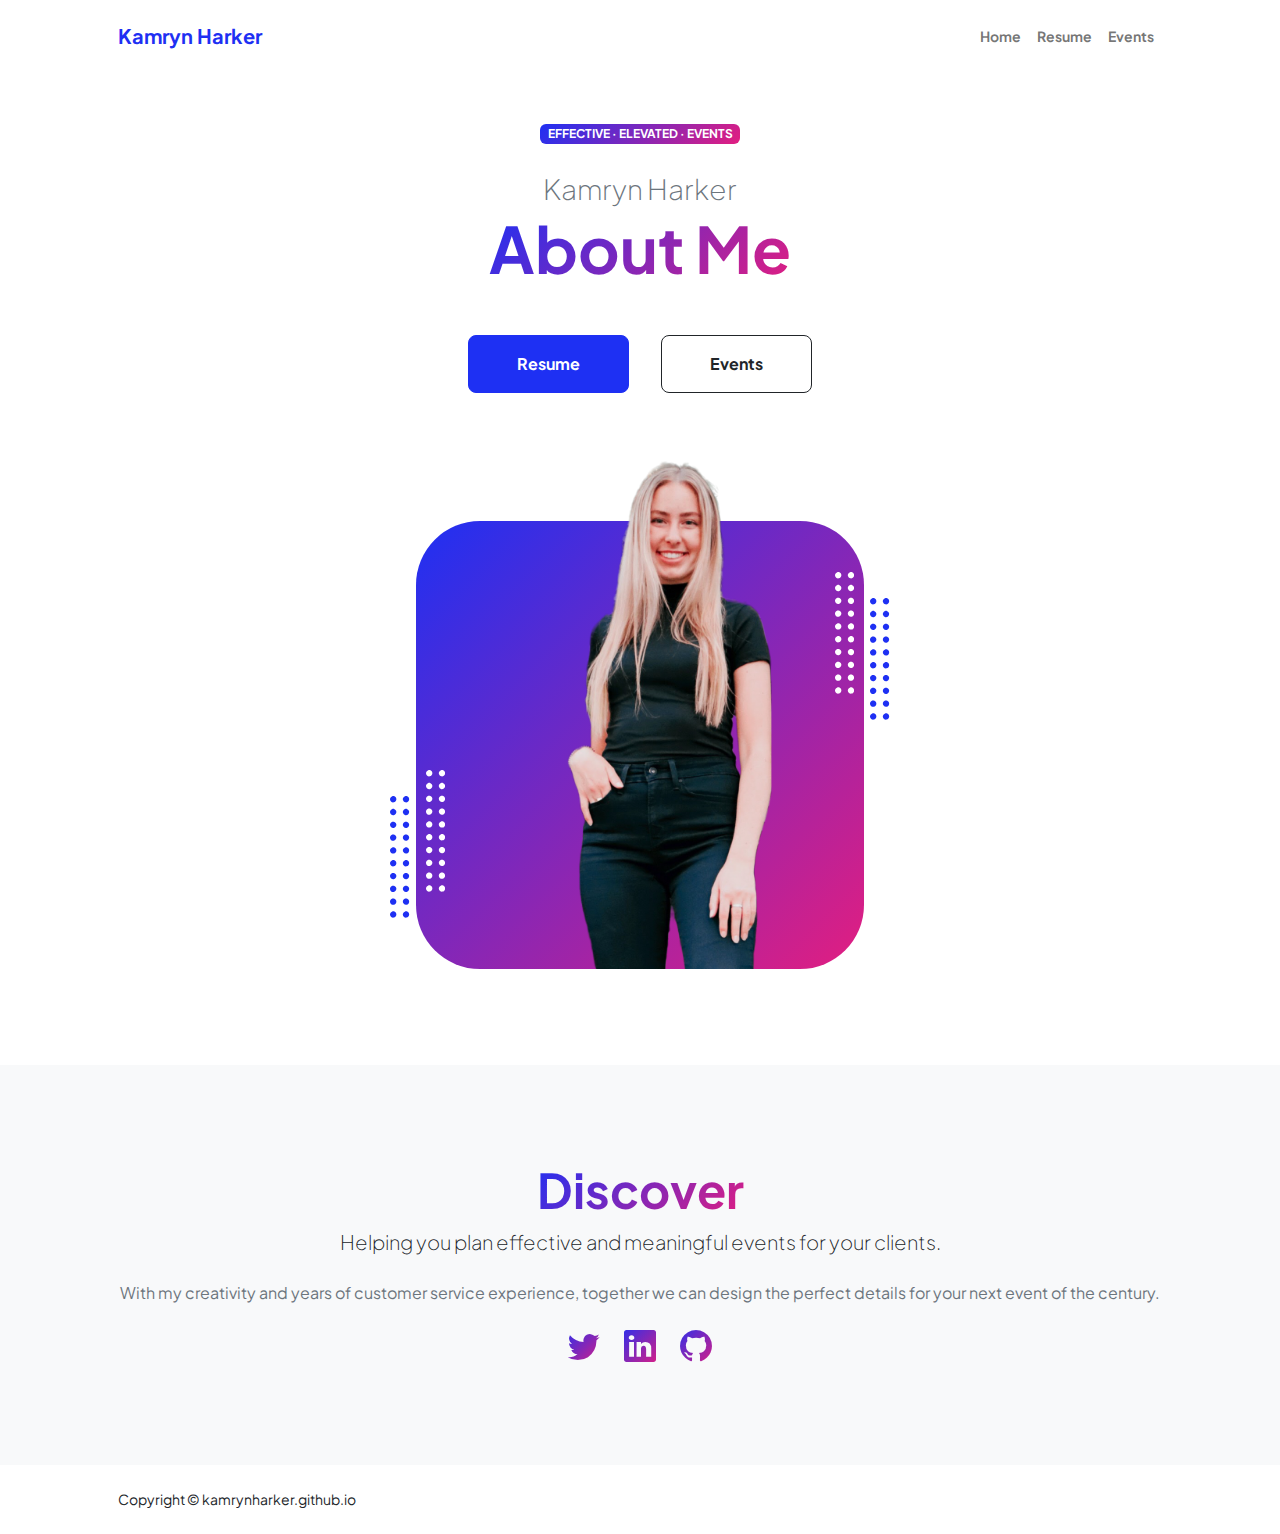
<file: index.html>
<!DOCTYPE html>
<html lang="en">
    <head>
        <meta charset="utf-8" />
        <meta name="viewport" content="width=device-width, initial-scale=1, shrink-to-fit=no" />
        <meta name="description" content="" />
        <meta name="author" content="" />
        <title>Kamryn Harker About me</title>
        <!-- Favicon-->
        <link rel="icon" type="image/x-icon" href="assets/favicon.ico" />
        <!-- Custom Google font-->
        <link rel="preconnect" href="https://fonts.googleapis.com" />
        <link rel="preconnect" href="https://fonts.gstatic.com" crossorigin />
        <link href="https://fonts.googleapis.com/css2?family=Plus+Jakarta+Sans:wght@100;200;300;400;500;600;700;800;900&amp;display=swap" rel="stylesheet" />
        <!-- Bootstrap icons-->
        <link href="https://cdn.jsdelivr.net/npm/bootstrap-icons@1.8.1/font/bootstrap-icons.css" rel="stylesheet" />
        <!-- Core theme CSS (includes Bootstrap)-->
        <link href="css/styles.css" rel="stylesheet" />
    </head>
    <body class="d-flex flex-column h-100">
        <main class="flex-shrink-0">
            <!-- Navigation-->
            <nav class="navbar navbar-expand-lg navbar-light bg-white py-3">
                <div class="container px-5">
                    <a class="navbar-brand" href="index.html"><span class="fw-bolder text-primary">Kamryn Harker</span></a>
                    <button class="navbar-toggler" type="button" data-bs-toggle="collapse" data-bs-target="#navbarSupportedContent" aria-controls="navbarSupportedContent" aria-expanded="false" aria-label="Toggle navigation"><span class="navbar-toggler-icon"></span></button>
                    <div class="collapse navbar-collapse" id="navbarSupportedContent">
                        <ul class="navbar-nav ms-auto mb-2 mb-lg-0 small fw-bolder">
                            <li class="nav-item"><a class="nav-link" href="index.html">Home</a></li>
                            <li class="nav-item"><a class="nav-link" href="resume.html">Resume</a></li>
                            <li class="nav-item"><a class="nav-link" href="projects.html">Events</a></li>
                            <!--<li class="nav-item"><a class="nav-link" href="contact.html">Contact</a></li>-->
                        </ul>
                    </div>
                </div>
            </nav>
            <!-- Header-->
            <header class="py-5">
                <div class="container px-5 pb-5">
                    <div class="row gx-5 align-items-center">
                        <div class="col-xxl-5">
                            <!-- Header text content-->
                            <div class="text-center text-xxl-start">
                                <div class="badge bg-gradient-primary-to-secondary text-white mb-4"><div class="text-uppercase">Effective &middot; Elevated &middot; Events </div></div>
                                <div class="fs-3 fw-light text-muted">Kamryn Harker</div>
                                <h1 class="display-3 fw-bolder mb-5"><span class="text-gradient d-inline">About Me</span></h1>
                                <div class="d-grid gap-3 d-sm-flex justify-content-sm-center justify-content-xxl-start mb-3">
                                    <a class="btn btn-primary btn-lg px-5 py-3 me-sm-3 fs-6 fw-bolder" href="resume.html">Resume</a>
                                    <a class="btn btn-outline-dark btn-lg px-5 py-3 fs-6 fw-bolder" href="projects.html">Events</a>
                                </div>
                            </div>
                        </div>
                        <div class="col-xxl-7">
                            <!-- Header profile picture-->
                            <div class="d-flex justify-content-center mt-5 mt-xxl-0">
                                <div class="profile bg-gradient-primary-to-secondary">
                                    <!-- TIP: For best results, use a photo with a transparent background like the demo example below-->
                                    <!-- Watch a tutorial on how to do this on YouTube (link)-->
                                    <img class="profile-img" src="assets/My project-1.png" alt="..." />
                                    <div class="dots-1">
                                        <!-- SVG Dots-->
                                        <svg version="1.1" xmlns="http://www.w3.org/2000/svg" xmlns:xlink="http://www.w3.org/1999/xlink" x="0px" y="0px" viewBox="0 0 191.6 1215.4" style="enable-background: new 0 0 191.6 1215.4" xml:space="preserve">
                                            <g transform="translate(0.000000,1280.000000) scale(0.100000,-0.100000)">
                                                <path d="M227.7,12788.6c-105-35-200-141-222-248c-43-206,163-412,369-369c155,32,275,190,260,339c-11,105-90,213-190,262        C383.7,12801.6,289.7,12808.6,227.7,12788.6z"></path>
                                                <path d="M1507.7,12788.6c-151-50-253-216-222-362c25-119,136-230,254-255c194-41,395,142,375,339c-11,105-90,213-190,262        C1663.7,12801.6,1569.7,12808.6,1507.7,12788.6z"></path>
                                                <path d="M227.7,11508.6c-105-35-200-141-222-248c-43-206,163-412,369-369c155,32,275,190,260,339c-11,105-90,213-190,262        C383.7,11521.6,289.7,11528.6,227.7,11508.6z"></path>
                                                <path d="M1507.7,11508.6c-151-50-253-216-222-362c25-119,136-230,254-255c194-41,395,142,375,339c-11,105-90,213-190,262        C1663.7,11521.6,1569.7,11528.6,1507.7,11508.6z"></path>
                                                <path d="M227.7,10228.6c-105-35-200-141-222-248c-43-206,163-412,369-369c155,32,275,190,260,339c-11,105-90,213-190,262        C383.7,10241.6,289.7,10248.6,227.7,10228.6z"></path>
                                                <path d="M1507.7,10228.6c-105-35-200-141-222-248c-43-206,163-412,369-369c155,32,275,190,260,339c-11,105-90,213-190,262        C1663.7,10241.6,1569.7,10248.6,1507.7,10228.6z"></path>
                                                <path d="M227.7,8948.6c-105-35-200-141-222-248c-43-206,163-412,369-369c155,32,275,190,260,339c-11,105-90,213-190,262        C383.7,8961.6,289.7,8968.6,227.7,8948.6z"></path>
                                                <path d="M1507.7,8948.6c-105-35-200-141-222-248c-43-206,163-412,369-369c155,32,275,190,260,339c-11,105-90,213-190,262        C1663.7,8961.6,1569.7,8968.6,1507.7,8948.6z"></path>
                                                <path d="M227.7,7668.6c-105-35-200-141-222-248c-43-206,163-412,369-369c155,32,275,190,260,339c-11,105-90,213-190,262        C383.7,7681.6,289.7,7688.6,227.7,7668.6z"></path>
                                                <path d="M1507.7,7668.6c-105-35-200-141-222-248c-43-206,163-412,369-369c155,32,275,190,260,339c-11,105-90,213-190,262        C1663.7,7681.6,1569.7,7688.6,1507.7,7668.6z"></path>
                                                <path d="M227.7,6388.6c-105-35-200-141-222-248c-43-206,163-412,369-369c155,32,275,190,260,339c-11,105-90,213-190,262        C383.7,6401.6,289.7,6408.6,227.7,6388.6z"></path>
                                                <path d="M1507.7,6388.6c-105-35-200-141-222-248c-43-206,163-412,369-369c155,32,275,190,260,339c-11,105-90,213-190,262        C1663.7,6401.6,1569.7,6408.6,1507.7,6388.6z"></path>
                                                <path d="M227.7,5108.6c-105-35-200-141-222-248c-43-206,163-412,369-369c155,32,275,190,260,339c-11,105-90,213-190,262        C383.7,5121.6,289.7,5128.6,227.7,5108.6z"></path>
                                                <path d="M1507.7,5108.6c-105-35-200-141-222-248c-43-206,163-412,369-369c155,32,275,190,260,339c-11,105-90,213-190,262        C1663.7,5121.6,1569.7,5128.6,1507.7,5108.6z"></path>
                                                <path d="M227.7,3828.6c-105-35-200-141-222-248c-43-206,163-412,369-369c155,32,275,190,260,339c-11,105-90,213-190,262        C383.7,3841.6,289.7,3848.6,227.7,3828.6z"></path>
                                                <path d="M1507.7,3828.6c-105-35-200-141-222-248c-43-206,163-412,369-369c155,32,275,190,260,339c-11,105-90,213-190,262        C1663.7,3841.6,1569.7,3848.6,1507.7,3828.6z"></path>
                                                <path d="M227.7,2548.6c-105-35-200-141-222-248c-43-206,163-412,369-369c155,32,275,190,260,339c-11,105-90,213-190,262        C383.7,2561.6,289.7,2568.6,227.7,2548.6z"></path>
                                                <path d="M1507.7,2548.6c-105-35-200-141-222-248c-43-206,163-412,369-369c155,32,275,190,260,339c-11,105-90,213-190,262        C1663.7,2561.6,1569.7,2568.6,1507.7,2548.6z"></path>
                                                <path d="M227.7,1268.6c-105-35-200-141-222-248c-43-206,163-412,369-369c155,32,275,190,260,339c-11,105-90,213-190,262        C383.7,1281.6,289.7,1288.6,227.7,1268.6z"></path>
                                                <path d="M1507.7,1268.6c-105-35-200-141-222-248c-43-206,163-412,369-369c155,32,275,190,260,339c-11,105-90,213-190,262        C1663.7,1281.6,1569.7,1288.6,1507.7,1268.6z"></path>
                                            </g>
                                        </svg>
                                        <!-- END of SVG dots-->
                                    </div>
                                    <div class="dots-2">
                                        <!-- SVG Dots-->
                                        <svg version="1.1" xmlns="http://www.w3.org/2000/svg" xmlns:xlink="http://www.w3.org/1999/xlink" x="0px" y="0px" viewBox="0 0 191.6 1215.4" style="enable-background: new 0 0 191.6 1215.4" xml:space="preserve">
                                            <g transform="translate(0.000000,1280.000000) scale(0.100000,-0.100000)">
                                                <path d="M227.7,12788.6c-105-35-200-141-222-248c-43-206,163-412,369-369c155,32,275,190,260,339c-11,105-90,213-190,262        C383.7,12801.6,289.7,12808.6,227.7,12788.6z"></path>
                                                <path d="M1507.7,12788.6c-151-50-253-216-222-362c25-119,136-230,254-255c194-41,395,142,375,339c-11,105-90,213-190,262        C1663.7,12801.6,1569.7,12808.6,1507.7,12788.6z"></path>
                                                <path d="M227.7,11508.6c-105-35-200-141-222-248c-43-206,163-412,369-369c155,32,275,190,260,339c-11,105-90,213-190,262        C383.7,11521.6,289.7,11528.6,227.7,11508.6z"></path>
                                                <path d="M1507.7,11508.6c-151-50-253-216-222-362c25-119,136-230,254-255c194-41,395,142,375,339c-11,105-90,213-190,262        C1663.7,11521.6,1569.7,11528.6,1507.7,11508.6z"></path>
                                                <path d="M227.7,10228.6c-105-35-200-141-222-248c-43-206,163-412,369-369c155,32,275,190,260,339c-11,105-90,213-190,262        C383.7,10241.6,289.7,10248.6,227.7,10228.6z"></path>
                                                <path d="M1507.7,10228.6c-105-35-200-141-222-248c-43-206,163-412,369-369c155,32,275,190,260,339c-11,105-90,213-190,262        C1663.7,10241.6,1569.7,10248.6,1507.7,10228.6z"></path>
                                                <path d="M227.7,8948.6c-105-35-200-141-222-248c-43-206,163-412,369-369c155,32,275,190,260,339c-11,105-90,213-190,262        C383.7,8961.6,289.7,8968.6,227.7,8948.6z"></path>
                                                <path d="M1507.7,8948.6c-105-35-200-141-222-248c-43-206,163-412,369-369c155,32,275,190,260,339c-11,105-90,213-190,262        C1663.7,8961.6,1569.7,8968.6,1507.7,8948.6z"></path>
                                                <path d="M227.7,7668.6c-105-35-200-141-222-248c-43-206,163-412,369-369c155,32,275,190,260,339c-11,105-90,213-190,262        C383.7,7681.6,289.7,7688.6,227.7,7668.6z"></path>
                                                <path d="M1507.7,7668.6c-105-35-200-141-222-248c-43-206,163-412,369-369c155,32,275,190,260,339c-11,105-90,213-190,262        C1663.7,7681.6,1569.7,7688.6,1507.7,7668.6z"></path>
                                                <path d="M227.7,6388.6c-105-35-200-141-222-248c-43-206,163-412,369-369c155,32,275,190,260,339c-11,105-90,213-190,262        C383.7,6401.6,289.7,6408.6,227.7,6388.6z"></path>
                                                <path d="M1507.7,6388.6c-105-35-200-141-222-248c-43-206,163-412,369-369c155,32,275,190,260,339c-11,105-90,213-190,262        C1663.7,6401.6,1569.7,6408.6,1507.7,6388.6z"></path>
                                                <path d="M227.7,5108.6c-105-35-200-141-222-248c-43-206,163-412,369-369c155,32,275,190,260,339c-11,105-90,213-190,262        C383.7,5121.6,289.7,5128.6,227.7,5108.6z"></path>
                                                <path d="M1507.7,5108.6c-105-35-200-141-222-248c-43-206,163-412,369-369c155,32,275,190,260,339c-11,105-90,213-190,262        C1663.7,5121.6,1569.7,5128.6,1507.7,5108.6z"></path>
                                                <path d="M227.7,3828.6c-105-35-200-141-222-248c-43-206,163-412,369-369c155,32,275,190,260,339c-11,105-90,213-190,262        C383.7,3841.6,289.7,3848.6,227.7,3828.6z"></path>
                                                <path d="M1507.7,3828.6c-105-35-200-141-222-248c-43-206,163-412,369-369c155,32,275,190,260,339c-11,105-90,213-190,262        C1663.7,3841.6,1569.7,3848.6,1507.7,3828.6z"></path>
                                                <path d="M227.7,2548.6c-105-35-200-141-222-248c-43-206,163-412,369-369c155,32,275,190,260,339c-11,105-90,213-190,262        C383.7,2561.6,289.7,2568.6,227.7,2548.6z"></path>
                                                <path d="M1507.7,2548.6c-105-35-200-141-222-248c-43-206,163-412,369-369c155,32,275,190,260,339c-11,105-90,213-190,262        C1663.7,2561.6,1569.7,2568.6,1507.7,2548.6z"></path>
                                                <path d="M227.7,1268.6c-105-35-200-141-222-248c-43-206,163-412,369-369c155,32,275,190,260,339c-11,105-90,213-190,262        C383.7,1281.6,289.7,1288.6,227.7,1268.6z"></path>
                                                <path d="M1507.7,1268.6c-105-35-200-141-222-248c-43-206,163-412,369-369c155,32,275,190,260,339c-11,105-90,213-190,262        C1663.7,1281.6,1569.7,1288.6,1507.7,1268.6z"></path>
                                            </g>
                                        </svg>
                                        <!-- END of SVG dots-->
                                    </div>
                                    <div class="dots-3">
                                        <!-- SVG Dots-->
                                        <svg version="1.1" xmlns="http://www.w3.org/2000/svg" xmlns:xlink="http://www.w3.org/1999/xlink" x="0px" y="0px" viewBox="0 0 191.6 1215.4" style="enable-background: new 0 0 191.6 1215.4" xml:space="preserve">
                                            <g transform="translate(0.000000,1280.000000) scale(0.100000,-0.100000)">
                                                <path d="M227.7,12788.6c-105-35-200-141-222-248c-43-206,163-412,369-369c155,32,275,190,260,339c-11,105-90,213-190,262        C383.7,12801.6,289.7,12808.6,227.7,12788.6z"></path>
                                                <path d="M1507.7,12788.6c-151-50-253-216-222-362c25-119,136-230,254-255c194-41,395,142,375,339c-11,105-90,213-190,262        C1663.7,12801.6,1569.7,12808.6,1507.7,12788.6z"></path>
                                                <path d="M227.7,11508.6c-105-35-200-141-222-248c-43-206,163-412,369-369c155,32,275,190,260,339c-11,105-90,213-190,262        C383.7,11521.6,289.7,11528.6,227.7,11508.6z"></path>
                                                <path d="M1507.7,11508.6c-151-50-253-216-222-362c25-119,136-230,254-255c194-41,395,142,375,339c-11,105-90,213-190,262        C1663.7,11521.6,1569.7,11528.6,1507.7,11508.6z"></path>
                                                <path d="M227.7,10228.6c-105-35-200-141-222-248c-43-206,163-412,369-369c155,32,275,190,260,339c-11,105-90,213-190,262        C383.7,10241.6,289.7,10248.6,227.7,10228.6z"></path>
                                                <path d="M1507.7,10228.6c-105-35-200-141-222-248c-43-206,163-412,369-369c155,32,275,190,260,339c-11,105-90,213-190,262        C1663.7,10241.6,1569.7,10248.6,1507.7,10228.6z"></path>
                                                <path d="M227.7,8948.6c-105-35-200-141-222-248c-43-206,163-412,369-369c155,32,275,190,260,339c-11,105-90,213-190,262        C383.7,8961.6,289.7,8968.6,227.7,8948.6z"></path>
                                                <path d="M1507.7,8948.6c-105-35-200-141-222-248c-43-206,163-412,369-369c155,32,275,190,260,339c-11,105-90,213-190,262        C1663.7,8961.6,1569.7,8968.6,1507.7,8948.6z"></path>
                                                <path d="M227.7,7668.6c-105-35-200-141-222-248c-43-206,163-412,369-369c155,32,275,190,260,339c-11,105-90,213-190,262        C383.7,7681.6,289.7,7688.6,227.7,7668.6z"></path>
                                                <path d="M1507.7,7668.6c-105-35-200-141-222-248c-43-206,163-412,369-369c155,32,275,190,260,339c-11,105-90,213-190,262        C1663.7,7681.6,1569.7,7688.6,1507.7,7668.6z"></path>
                                                <path d="M227.7,6388.6c-105-35-200-141-222-248c-43-206,163-412,369-369c155,32,275,190,260,339c-11,105-90,213-190,262        C383.7,6401.6,289.7,6408.6,227.7,6388.6z"></path>
                                                <path d="M1507.7,6388.6c-105-35-200-141-222-248c-43-206,163-412,369-369c155,32,275,190,260,339c-11,105-90,213-190,262        C1663.7,6401.6,1569.7,6408.6,1507.7,6388.6z"></path>
                                                <path d="M227.7,5108.6c-105-35-200-141-222-248c-43-206,163-412,369-369c155,32,275,190,260,339c-11,105-90,213-190,262        C383.7,5121.6,289.7,5128.6,227.7,5108.6z"></path>
                                                <path d="M1507.7,5108.6c-105-35-200-141-222-248c-43-206,163-412,369-369c155,32,275,190,260,339c-11,105-90,213-190,262        C1663.7,5121.6,1569.7,5128.6,1507.7,5108.6z"></path>
                                                <path d="M227.7,3828.6c-105-35-200-141-222-248c-43-206,163-412,369-369c155,32,275,190,260,339c-11,105-90,213-190,262        C383.7,3841.6,289.7,3848.6,227.7,3828.6z"></path>
                                                <path d="M1507.7,3828.6c-105-35-200-141-222-248c-43-206,163-412,369-369c155,32,275,190,260,339c-11,105-90,213-190,262        C1663.7,3841.6,1569.7,3848.6,1507.7,3828.6z"></path>
                                                <path d="M227.7,2548.6c-105-35-200-141-222-248c-43-206,163-412,369-369c155,32,275,190,260,339c-11,105-90,213-190,262        C383.7,2561.6,289.7,2568.6,227.7,2548.6z"></path>
                                                <path d="M1507.7,2548.6c-105-35-200-141-222-248c-43-206,163-412,369-369c155,32,275,190,260,339c-11,105-90,213-190,262        C1663.7,2561.6,1569.7,2568.6,1507.7,2548.6z"></path>
                                                <path d="M227.7,1268.6c-105-35-200-141-222-248c-43-206,163-412,369-369c155,32,275,190,260,339c-11,105-90,213-190,262        C383.7,1281.6,289.7,1288.6,227.7,1268.6z"></path>
                                                <path d="M1507.7,1268.6c-105-35-200-141-222-248c-43-206,163-412,369-369c155,32,275,190,260,339c-11,105-90,213-190,262        C1663.7,1281.6,1569.7,1288.6,1507.7,1268.6z"></path>
                                            </g>
                                        </svg>
                                        <!-- END of SVG dots-->
                                    </div>
                                    <div class="dots-4">
                                        <!-- SVG Dots-->
                                        <svg version="1.1" xmlns="http://www.w3.org/2000/svg" xmlns:xlink="http://www.w3.org/1999/xlink" x="0px" y="0px" viewBox="0 0 191.6 1215.4" style="enable-background: new 0 0 191.6 1215.4" xml:space="preserve">
                                            <g transform="translate(0.000000,1280.000000) scale(0.100000,-0.100000)">
                                                <path d="M227.7,12788.6c-105-35-200-141-222-248c-43-206,163-412,369-369c155,32,275,190,260,339c-11,105-90,213-190,262        C383.7,12801.6,289.7,12808.6,227.7,12788.6z"></path>
                                                <path d="M1507.7,12788.6c-151-50-253-216-222-362c25-119,136-230,254-255c194-41,395,142,375,339c-11,105-90,213-190,262        C1663.7,12801.6,1569.7,12808.6,1507.7,12788.6z"></path>
                                                <path d="M227.7,11508.6c-105-35-200-141-222-248c-43-206,163-412,369-369c155,32,275,190,260,339c-11,105-90,213-190,262        C383.7,11521.6,289.7,11528.6,227.7,11508.6z"></path>
                                                <path d="M1507.7,11508.6c-151-50-253-216-222-362c25-119,136-230,254-255c194-41,395,142,375,339c-11,105-90,213-190,262        C1663.7,11521.6,1569.7,11528.6,1507.7,11508.6z"></path>
                                                <path d="M227.7,10228.6c-105-35-200-141-222-248c-43-206,163-412,369-369c155,32,275,190,260,339c-11,105-90,213-190,262        C383.7,10241.6,289.7,10248.6,227.7,10228.6z"></path>
                                                <path d="M1507.7,10228.6c-105-35-200-141-222-248c-43-206,163-412,369-369c155,32,275,190,260,339c-11,105-90,213-190,262        C1663.7,10241.6,1569.7,10248.6,1507.7,10228.6z"></path>
                                                <path d="M227.7,8948.6c-105-35-200-141-222-248c-43-206,163-412,369-369c155,32,275,190,260,339c-11,105-90,213-190,262        C383.7,8961.6,289.7,8968.6,227.7,8948.6z"></path>
                                                <path d="M1507.7,8948.6c-105-35-200-141-222-248c-43-206,163-412,369-369c155,32,275,190,260,339c-11,105-90,213-190,262        C1663.7,8961.6,1569.7,8968.6,1507.7,8948.6z"></path>
                                                <path d="M227.7,7668.6c-105-35-200-141-222-248c-43-206,163-412,369-369c155,32,275,190,260,339c-11,105-90,213-190,262        C383.7,7681.6,289.7,7688.6,227.7,7668.6z"></path>
                                                <path d="M1507.7,7668.6c-105-35-200-141-222-248c-43-206,163-412,369-369c155,32,275,190,260,339c-11,105-90,213-190,262        C1663.7,7681.6,1569.7,7688.6,1507.7,7668.6z"></path>
                                                <path d="M227.7,6388.6c-105-35-200-141-222-248c-43-206,163-412,369-369c155,32,275,190,260,339c-11,105-90,213-190,262        C383.7,6401.6,289.7,6408.6,227.7,6388.6z"></path>
                                                <path d="M1507.7,6388.6c-105-35-200-141-222-248c-43-206,163-412,369-369c155,32,275,190,260,339c-11,105-90,213-190,262        C1663.7,6401.6,1569.7,6408.6,1507.7,6388.6z"></path>
                                                <path d="M227.7,5108.6c-105-35-200-141-222-248c-43-206,163-412,369-369c155,32,275,190,260,339c-11,105-90,213-190,262        C383.7,5121.6,289.7,5128.6,227.7,5108.6z"></path>
                                                <path d="M1507.7,5108.6c-105-35-200-141-222-248c-43-206,163-412,369-369c155,32,275,190,260,339c-11,105-90,213-190,262        C1663.7,5121.6,1569.7,5128.6,1507.7,5108.6z"></path>
                                                <path d="M227.7,3828.6c-105-35-200-141-222-248c-43-206,163-412,369-369c155,32,275,190,260,339c-11,105-90,213-190,262        C383.7,3841.6,289.7,3848.6,227.7,3828.6z"></path>
                                                <path d="M1507.7,3828.6c-105-35-200-141-222-248c-43-206,163-412,369-369c155,32,275,190,260,339c-11,105-90,213-190,262        C1663.7,3841.6,1569.7,3848.6,1507.7,3828.6z"></path>
                                                <path d="M227.7,2548.6c-105-35-200-141-222-248c-43-206,163-412,369-369c155,32,275,190,260,339c-11,105-90,213-190,262        C383.7,2561.6,289.7,2568.6,227.7,2548.6z"></path>
                                                <path d="M1507.7,2548.6c-105-35-200-141-222-248c-43-206,163-412,369-369c155,32,275,190,260,339c-11,105-90,213-190,262        C1663.7,2561.6,1569.7,2568.6,1507.7,2548.6z"></path>
                                                <path d="M227.7,1268.6c-105-35-200-141-222-248c-43-206,163-412,369-369c155,32,275,190,260,339c-11,105-90,213-190,262        C383.7,1281.6,289.7,1288.6,227.7,1268.6z"></path>
                                                <path d="M1507.7,1268.6c-105-35-200-141-222-248c-43-206,163-412,369-369c155,32,275,190,260,339c-11,105-90,213-190,262        C1663.7,1281.6,1569.7,1288.6,1507.7,1268.6z"></path>
                                            </g>
                                        </svg>
                                        <!-- END of SVG dots-->
                                    </div>
                                </div>
                            </div>
                        </div>
                    </div>
                </div>
            </header>
            <!-- About Section-->
            <section class="bg-light py-5">
                <div class="container px-5">
                    <div class="row gx-5 justify-content-center">
                        <div class="col-xxl-8">
                            <div class="text-center my-5">
                                <h2 class="display-5 fw-bolder"><span class="text-gradient d-inline">Discover</span></h2>
                                <p class="lead fw-light mb-4">Helping you plan effective and meaningful events for your clients.</p>
                                <p class="text-muted">With my creativity and years of customer service experience, together we can design the perfect details for your next event of the century.</p>
                                <div class="d-flex justify-content-center fs-2 gap-4">
                                    <a class="text-gradient" href="https://twitter.com/Kamrynharker001"><i class="bi bi-twitter"></i></a>
                                    <a class="text-gradient" href="https://www.linkedin.com/in/kamryn-harker-b44a71188/"><i class="bi bi-linkedin"></i></a>
                                    <a class="text-gradient" href="https://github.com/kamrynharker/is201/upload/main"><i class="bi bi-github"></i></a>
                                </div>
                            </div>
                        </div>
                    </div>
                </div>
            </section>
        </main>
        <!-- Footer-->
        <footer class="bg-white py-4 mt-auto">
            <div class="container px-5">
                <div class="row align-items-center justify-content-between flex-column flex-sm-row">
                    <div class="col-auto"><div class="small m-0">Copyright &copy; kamrynharker.github.io</div></div>
                    <div class="col-auto">
                        <!--<a class="small" href="#!">Privacy</a>
                        <span class="mx-1">&middot;</span>
                        <a class="small" href="#!">Terms</a>
                        <span class="mx-1">&middot;</span>
                        <a class="small" href="contact.html">Contact</a>-->
                    </div>
                </div>
            </div>
        </footer>
        <!-- Bootstrap core JS-->
        <script src="https://cdn.jsdelivr.net/npm/bootstrap@5.2.3/dist/js/bootstrap.bundle.min.js"></script>
        <!-- Core theme JS-->
        <script src="js/scripts.js"></script>
    </body>
</html>
</file>
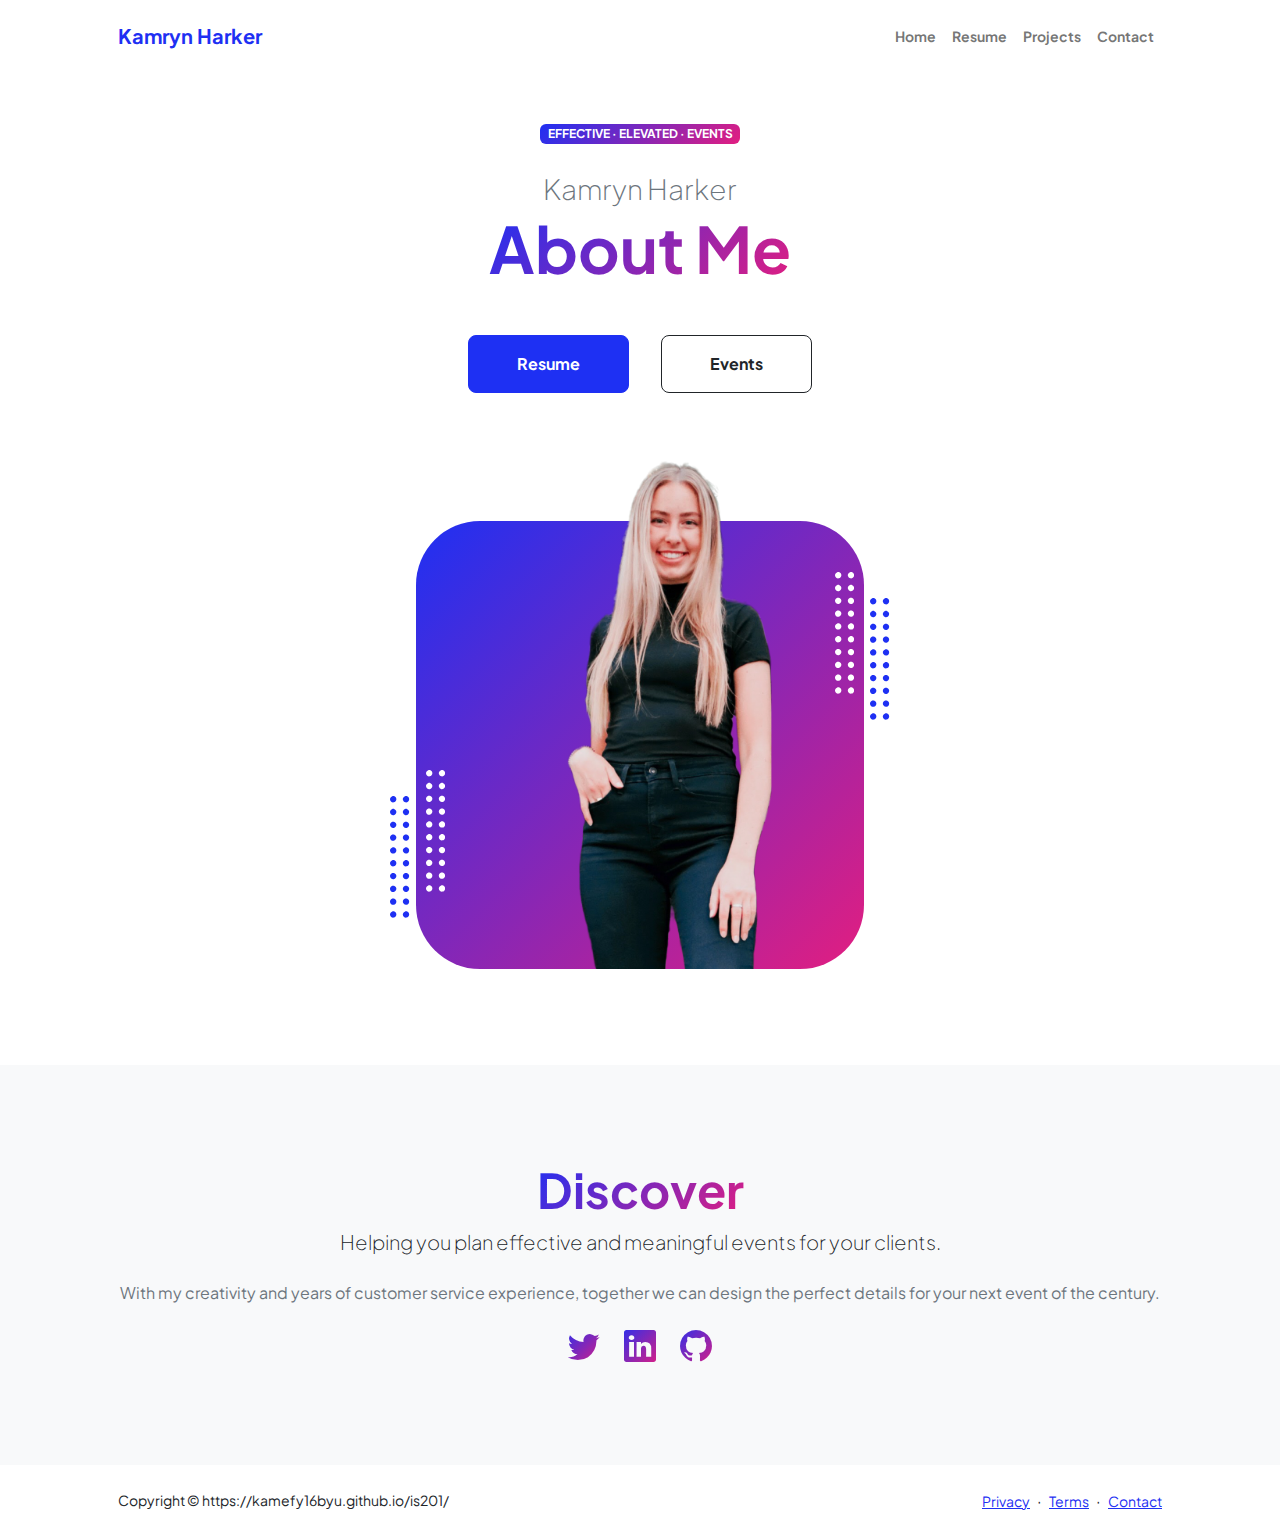
<file: Untitled/index.html>
<!DOCTYPE html>
<html lang="en">
    <head>
        <meta charset="utf-8" />
        <meta name="viewport" content="width=device-width, initial-scale=1, shrink-to-fit=no" />
        <meta name="description" content="" />
        <meta name="author" content="" />
        <title>Kamryn Harker About me</title>
        <!-- Favicon-->
        <link rel="icon" type="image/x-icon" href="assets/favicon.ico" />
        <!-- Custom Google font-->
        <link rel="preconnect" href="https://fonts.googleapis.com" />
        <link rel="preconnect" href="https://fonts.gstatic.com" crossorigin />
        <link href="https://fonts.googleapis.com/css2?family=Plus+Jakarta+Sans:wght@100;200;300;400;500;600;700;800;900&amp;display=swap" rel="stylesheet" />
        <!-- Bootstrap icons-->
        <link href="https://cdn.jsdelivr.net/npm/bootstrap-icons@1.8.1/font/bootstrap-icons.css" rel="stylesheet" />
        <!-- Core theme CSS (includes Bootstrap)-->
        <link href="css/styles.css" rel="stylesheet" />
    </head>
    <body class="d-flex flex-column h-100">
        <main class="flex-shrink-0">
            <!-- Navigation-->
            <nav class="navbar navbar-expand-lg navbar-light bg-white py-3">
                <div class="container px-5">
                    <a class="navbar-brand" href="index.html"><span class="fw-bolder text-primary">Kamryn Harker</span></a>
                    <button class="navbar-toggler" type="button" data-bs-toggle="collapse" data-bs-target="#navbarSupportedContent" aria-controls="navbarSupportedContent" aria-expanded="false" aria-label="Toggle navigation"><span class="navbar-toggler-icon"></span></button>
                    <div class="collapse navbar-collapse" id="navbarSupportedContent">
                        <ul class="navbar-nav ms-auto mb-2 mb-lg-0 small fw-bolder">
                            <li class="nav-item"><a class="nav-link" href="index.html">Home</a></li>
                            <li class="nav-item"><a class="nav-link" href="resume.html">Resume</a></li>
                            <li class="nav-item"><a class="nav-link" href="projects.html">Projects</a></li>
                            <li class="nav-item"><a class="nav-link" href="contact.html">Contact</a></li>
                        </ul>
                    </div>
                </div>
            </nav>
            <!-- Header-->
            <header class="py-5">
                <div class="container px-5 pb-5">
                    <div class="row gx-5 align-items-center">
                        <div class="col-xxl-5">
                            <!-- Header text content-->
                            <div class="text-center text-xxl-start">
                                <div class="badge bg-gradient-primary-to-secondary text-white mb-4"><div class="text-uppercase">Effective &middot; Elevated &middot; Events </div></div>
                                <div class="fs-3 fw-light text-muted">Kamryn Harker</div>
                                <h1 class="display-3 fw-bolder mb-5"><span class="text-gradient d-inline">About Me</span></h1>
                                <div class="d-grid gap-3 d-sm-flex justify-content-sm-center justify-content-xxl-start mb-3">
                                    <a class="btn btn-primary btn-lg px-5 py-3 me-sm-3 fs-6 fw-bolder" href="resume.html">Resume</a>
                                    <a class="btn btn-outline-dark btn-lg px-5 py-3 fs-6 fw-bolder" href="projects.html">Events</a>
                                </div>
                            </div>
                        </div>
                        <div class="col-xxl-7">
                            <!-- Header profile picture-->
                            <div class="d-flex justify-content-center mt-5 mt-xxl-0">
                                <div class="profile bg-gradient-primary-to-secondary">
                                    <!-- TIP: For best results, use a photo with a transparent background like the demo example below-->
                                    <!-- Watch a tutorial on how to do this on YouTube (link)-->
                                    <img class="profile-img" src="assets/My project-1.png" alt="..." />
                                    <div class="dots-1">
                                        <!-- SVG Dots-->
                                        <svg version="1.1" xmlns="http://www.w3.org/2000/svg" xmlns:xlink="http://www.w3.org/1999/xlink" x="0px" y="0px" viewBox="0 0 191.6 1215.4" style="enable-background: new 0 0 191.6 1215.4" xml:space="preserve">
                                            <g transform="translate(0.000000,1280.000000) scale(0.100000,-0.100000)">
                                                <path d="M227.7,12788.6c-105-35-200-141-222-248c-43-206,163-412,369-369c155,32,275,190,260,339c-11,105-90,213-190,262        C383.7,12801.6,289.7,12808.6,227.7,12788.6z"></path>
                                                <path d="M1507.7,12788.6c-151-50-253-216-222-362c25-119,136-230,254-255c194-41,395,142,375,339c-11,105-90,213-190,262        C1663.7,12801.6,1569.7,12808.6,1507.7,12788.6z"></path>
                                                <path d="M227.7,11508.6c-105-35-200-141-222-248c-43-206,163-412,369-369c155,32,275,190,260,339c-11,105-90,213-190,262        C383.7,11521.6,289.7,11528.6,227.7,11508.6z"></path>
                                                <path d="M1507.7,11508.6c-151-50-253-216-222-362c25-119,136-230,254-255c194-41,395,142,375,339c-11,105-90,213-190,262        C1663.7,11521.6,1569.7,11528.6,1507.7,11508.6z"></path>
                                                <path d="M227.7,10228.6c-105-35-200-141-222-248c-43-206,163-412,369-369c155,32,275,190,260,339c-11,105-90,213-190,262        C383.7,10241.6,289.7,10248.6,227.7,10228.6z"></path>
                                                <path d="M1507.7,10228.6c-105-35-200-141-222-248c-43-206,163-412,369-369c155,32,275,190,260,339c-11,105-90,213-190,262        C1663.7,10241.6,1569.7,10248.6,1507.7,10228.6z"></path>
                                                <path d="M227.7,8948.6c-105-35-200-141-222-248c-43-206,163-412,369-369c155,32,275,190,260,339c-11,105-90,213-190,262        C383.7,8961.6,289.7,8968.6,227.7,8948.6z"></path>
                                                <path d="M1507.7,8948.6c-105-35-200-141-222-248c-43-206,163-412,369-369c155,32,275,190,260,339c-11,105-90,213-190,262        C1663.7,8961.6,1569.7,8968.6,1507.7,8948.6z"></path>
                                                <path d="M227.7,7668.6c-105-35-200-141-222-248c-43-206,163-412,369-369c155,32,275,190,260,339c-11,105-90,213-190,262        C383.7,7681.6,289.7,7688.6,227.7,7668.6z"></path>
                                                <path d="M1507.7,7668.6c-105-35-200-141-222-248c-43-206,163-412,369-369c155,32,275,190,260,339c-11,105-90,213-190,262        C1663.7,7681.6,1569.7,7688.6,1507.7,7668.6z"></path>
                                                <path d="M227.7,6388.6c-105-35-200-141-222-248c-43-206,163-412,369-369c155,32,275,190,260,339c-11,105-90,213-190,262        C383.7,6401.6,289.7,6408.6,227.7,6388.6z"></path>
                                                <path d="M1507.7,6388.6c-105-35-200-141-222-248c-43-206,163-412,369-369c155,32,275,190,260,339c-11,105-90,213-190,262        C1663.7,6401.6,1569.7,6408.6,1507.7,6388.6z"></path>
                                                <path d="M227.7,5108.6c-105-35-200-141-222-248c-43-206,163-412,369-369c155,32,275,190,260,339c-11,105-90,213-190,262        C383.7,5121.6,289.7,5128.6,227.7,5108.6z"></path>
                                                <path d="M1507.7,5108.6c-105-35-200-141-222-248c-43-206,163-412,369-369c155,32,275,190,260,339c-11,105-90,213-190,262        C1663.7,5121.6,1569.7,5128.6,1507.7,5108.6z"></path>
                                                <path d="M227.7,3828.6c-105-35-200-141-222-248c-43-206,163-412,369-369c155,32,275,190,260,339c-11,105-90,213-190,262        C383.7,3841.6,289.7,3848.6,227.7,3828.6z"></path>
                                                <path d="M1507.7,3828.6c-105-35-200-141-222-248c-43-206,163-412,369-369c155,32,275,190,260,339c-11,105-90,213-190,262        C1663.7,3841.6,1569.7,3848.6,1507.7,3828.6z"></path>
                                                <path d="M227.7,2548.6c-105-35-200-141-222-248c-43-206,163-412,369-369c155,32,275,190,260,339c-11,105-90,213-190,262        C383.7,2561.6,289.7,2568.6,227.7,2548.6z"></path>
                                                <path d="M1507.7,2548.6c-105-35-200-141-222-248c-43-206,163-412,369-369c155,32,275,190,260,339c-11,105-90,213-190,262        C1663.7,2561.6,1569.7,2568.6,1507.7,2548.6z"></path>
                                                <path d="M227.7,1268.6c-105-35-200-141-222-248c-43-206,163-412,369-369c155,32,275,190,260,339c-11,105-90,213-190,262        C383.7,1281.6,289.7,1288.6,227.7,1268.6z"></path>
                                                <path d="M1507.7,1268.6c-105-35-200-141-222-248c-43-206,163-412,369-369c155,32,275,190,260,339c-11,105-90,213-190,262        C1663.7,1281.6,1569.7,1288.6,1507.7,1268.6z"></path>
                                            </g>
                                        </svg>
                                        <!-- END of SVG dots-->
                                    </div>
                                    <div class="dots-2">
                                        <!-- SVG Dots-->
                                        <svg version="1.1" xmlns="http://www.w3.org/2000/svg" xmlns:xlink="http://www.w3.org/1999/xlink" x="0px" y="0px" viewBox="0 0 191.6 1215.4" style="enable-background: new 0 0 191.6 1215.4" xml:space="preserve">
                                            <g transform="translate(0.000000,1280.000000) scale(0.100000,-0.100000)">
                                                <path d="M227.7,12788.6c-105-35-200-141-222-248c-43-206,163-412,369-369c155,32,275,190,260,339c-11,105-90,213-190,262        C383.7,12801.6,289.7,12808.6,227.7,12788.6z"></path>
                                                <path d="M1507.7,12788.6c-151-50-253-216-222-362c25-119,136-230,254-255c194-41,395,142,375,339c-11,105-90,213-190,262        C1663.7,12801.6,1569.7,12808.6,1507.7,12788.6z"></path>
                                                <path d="M227.7,11508.6c-105-35-200-141-222-248c-43-206,163-412,369-369c155,32,275,190,260,339c-11,105-90,213-190,262        C383.7,11521.6,289.7,11528.6,227.7,11508.6z"></path>
                                                <path d="M1507.7,11508.6c-151-50-253-216-222-362c25-119,136-230,254-255c194-41,395,142,375,339c-11,105-90,213-190,262        C1663.7,11521.6,1569.7,11528.6,1507.7,11508.6z"></path>
                                                <path d="M227.7,10228.6c-105-35-200-141-222-248c-43-206,163-412,369-369c155,32,275,190,260,339c-11,105-90,213-190,262        C383.7,10241.6,289.7,10248.6,227.7,10228.6z"></path>
                                                <path d="M1507.7,10228.6c-105-35-200-141-222-248c-43-206,163-412,369-369c155,32,275,190,260,339c-11,105-90,213-190,262        C1663.7,10241.6,1569.7,10248.6,1507.7,10228.6z"></path>
                                                <path d="M227.7,8948.6c-105-35-200-141-222-248c-43-206,163-412,369-369c155,32,275,190,260,339c-11,105-90,213-190,262        C383.7,8961.6,289.7,8968.6,227.7,8948.6z"></path>
                                                <path d="M1507.7,8948.6c-105-35-200-141-222-248c-43-206,163-412,369-369c155,32,275,190,260,339c-11,105-90,213-190,262        C1663.7,8961.6,1569.7,8968.6,1507.7,8948.6z"></path>
                                                <path d="M227.7,7668.6c-105-35-200-141-222-248c-43-206,163-412,369-369c155,32,275,190,260,339c-11,105-90,213-190,262        C383.7,7681.6,289.7,7688.6,227.7,7668.6z"></path>
                                                <path d="M1507.7,7668.6c-105-35-200-141-222-248c-43-206,163-412,369-369c155,32,275,190,260,339c-11,105-90,213-190,262        C1663.7,7681.6,1569.7,7688.6,1507.7,7668.6z"></path>
                                                <path d="M227.7,6388.6c-105-35-200-141-222-248c-43-206,163-412,369-369c155,32,275,190,260,339c-11,105-90,213-190,262        C383.7,6401.6,289.7,6408.6,227.7,6388.6z"></path>
                                                <path d="M1507.7,6388.6c-105-35-200-141-222-248c-43-206,163-412,369-369c155,32,275,190,260,339c-11,105-90,213-190,262        C1663.7,6401.6,1569.7,6408.6,1507.7,6388.6z"></path>
                                                <path d="M227.7,5108.6c-105-35-200-141-222-248c-43-206,163-412,369-369c155,32,275,190,260,339c-11,105-90,213-190,262        C383.7,5121.6,289.7,5128.6,227.7,5108.6z"></path>
                                                <path d="M1507.7,5108.6c-105-35-200-141-222-248c-43-206,163-412,369-369c155,32,275,190,260,339c-11,105-90,213-190,262        C1663.7,5121.6,1569.7,5128.6,1507.7,5108.6z"></path>
                                                <path d="M227.7,3828.6c-105-35-200-141-222-248c-43-206,163-412,369-369c155,32,275,190,260,339c-11,105-90,213-190,262        C383.7,3841.6,289.7,3848.6,227.7,3828.6z"></path>
                                                <path d="M1507.7,3828.6c-105-35-200-141-222-248c-43-206,163-412,369-369c155,32,275,190,260,339c-11,105-90,213-190,262        C1663.7,3841.6,1569.7,3848.6,1507.7,3828.6z"></path>
                                                <path d="M227.7,2548.6c-105-35-200-141-222-248c-43-206,163-412,369-369c155,32,275,190,260,339c-11,105-90,213-190,262        C383.7,2561.6,289.7,2568.6,227.7,2548.6z"></path>
                                                <path d="M1507.7,2548.6c-105-35-200-141-222-248c-43-206,163-412,369-369c155,32,275,190,260,339c-11,105-90,213-190,262        C1663.7,2561.6,1569.7,2568.6,1507.7,2548.6z"></path>
                                                <path d="M227.7,1268.6c-105-35-200-141-222-248c-43-206,163-412,369-369c155,32,275,190,260,339c-11,105-90,213-190,262        C383.7,1281.6,289.7,1288.6,227.7,1268.6z"></path>
                                                <path d="M1507.7,1268.6c-105-35-200-141-222-248c-43-206,163-412,369-369c155,32,275,190,260,339c-11,105-90,213-190,262        C1663.7,1281.6,1569.7,1288.6,1507.7,1268.6z"></path>
                                            </g>
                                        </svg>
                                        <!-- END of SVG dots-->
                                    </div>
                                    <div class="dots-3">
                                        <!-- SVG Dots-->
                                        <svg version="1.1" xmlns="http://www.w3.org/2000/svg" xmlns:xlink="http://www.w3.org/1999/xlink" x="0px" y="0px" viewBox="0 0 191.6 1215.4" style="enable-background: new 0 0 191.6 1215.4" xml:space="preserve">
                                            <g transform="translate(0.000000,1280.000000) scale(0.100000,-0.100000)">
                                                <path d="M227.7,12788.6c-105-35-200-141-222-248c-43-206,163-412,369-369c155,32,275,190,260,339c-11,105-90,213-190,262        C383.7,12801.6,289.7,12808.6,227.7,12788.6z"></path>
                                                <path d="M1507.7,12788.6c-151-50-253-216-222-362c25-119,136-230,254-255c194-41,395,142,375,339c-11,105-90,213-190,262        C1663.7,12801.6,1569.7,12808.6,1507.7,12788.6z"></path>
                                                <path d="M227.7,11508.6c-105-35-200-141-222-248c-43-206,163-412,369-369c155,32,275,190,260,339c-11,105-90,213-190,262        C383.7,11521.6,289.7,11528.6,227.7,11508.6z"></path>
                                                <path d="M1507.7,11508.6c-151-50-253-216-222-362c25-119,136-230,254-255c194-41,395,142,375,339c-11,105-90,213-190,262        C1663.7,11521.6,1569.7,11528.6,1507.7,11508.6z"></path>
                                                <path d="M227.7,10228.6c-105-35-200-141-222-248c-43-206,163-412,369-369c155,32,275,190,260,339c-11,105-90,213-190,262        C383.7,10241.6,289.7,10248.6,227.7,10228.6z"></path>
                                                <path d="M1507.7,10228.6c-105-35-200-141-222-248c-43-206,163-412,369-369c155,32,275,190,260,339c-11,105-90,213-190,262        C1663.7,10241.6,1569.7,10248.6,1507.7,10228.6z"></path>
                                                <path d="M227.7,8948.6c-105-35-200-141-222-248c-43-206,163-412,369-369c155,32,275,190,260,339c-11,105-90,213-190,262        C383.7,8961.6,289.7,8968.6,227.7,8948.6z"></path>
                                                <path d="M1507.7,8948.6c-105-35-200-141-222-248c-43-206,163-412,369-369c155,32,275,190,260,339c-11,105-90,213-190,262        C1663.7,8961.6,1569.7,8968.6,1507.7,8948.6z"></path>
                                                <path d="M227.7,7668.6c-105-35-200-141-222-248c-43-206,163-412,369-369c155,32,275,190,260,339c-11,105-90,213-190,262        C383.7,7681.6,289.7,7688.6,227.7,7668.6z"></path>
                                                <path d="M1507.7,7668.6c-105-35-200-141-222-248c-43-206,163-412,369-369c155,32,275,190,260,339c-11,105-90,213-190,262        C1663.7,7681.6,1569.7,7688.6,1507.7,7668.6z"></path>
                                                <path d="M227.7,6388.6c-105-35-200-141-222-248c-43-206,163-412,369-369c155,32,275,190,260,339c-11,105-90,213-190,262        C383.7,6401.6,289.7,6408.6,227.7,6388.6z"></path>
                                                <path d="M1507.7,6388.6c-105-35-200-141-222-248c-43-206,163-412,369-369c155,32,275,190,260,339c-11,105-90,213-190,262        C1663.7,6401.6,1569.7,6408.6,1507.7,6388.6z"></path>
                                                <path d="M227.7,5108.6c-105-35-200-141-222-248c-43-206,163-412,369-369c155,32,275,190,260,339c-11,105-90,213-190,262        C383.7,5121.6,289.7,5128.6,227.7,5108.6z"></path>
                                                <path d="M1507.7,5108.6c-105-35-200-141-222-248c-43-206,163-412,369-369c155,32,275,190,260,339c-11,105-90,213-190,262        C1663.7,5121.6,1569.7,5128.6,1507.7,5108.6z"></path>
                                                <path d="M227.7,3828.6c-105-35-200-141-222-248c-43-206,163-412,369-369c155,32,275,190,260,339c-11,105-90,213-190,262        C383.7,3841.6,289.7,3848.6,227.7,3828.6z"></path>
                                                <path d="M1507.7,3828.6c-105-35-200-141-222-248c-43-206,163-412,369-369c155,32,275,190,260,339c-11,105-90,213-190,262        C1663.7,3841.6,1569.7,3848.6,1507.7,3828.6z"></path>
                                                <path d="M227.7,2548.6c-105-35-200-141-222-248c-43-206,163-412,369-369c155,32,275,190,260,339c-11,105-90,213-190,262        C383.7,2561.6,289.7,2568.6,227.7,2548.6z"></path>
                                                <path d="M1507.7,2548.6c-105-35-200-141-222-248c-43-206,163-412,369-369c155,32,275,190,260,339c-11,105-90,213-190,262        C1663.7,2561.6,1569.7,2568.6,1507.7,2548.6z"></path>
                                                <path d="M227.7,1268.6c-105-35-200-141-222-248c-43-206,163-412,369-369c155,32,275,190,260,339c-11,105-90,213-190,262        C383.7,1281.6,289.7,1288.6,227.7,1268.6z"></path>
                                                <path d="M1507.7,1268.6c-105-35-200-141-222-248c-43-206,163-412,369-369c155,32,275,190,260,339c-11,105-90,213-190,262        C1663.7,1281.6,1569.7,1288.6,1507.7,1268.6z"></path>
                                            </g>
                                        </svg>
                                        <!-- END of SVG dots-->
                                    </div>
                                    <div class="dots-4">
                                        <!-- SVG Dots-->
                                        <svg version="1.1" xmlns="http://www.w3.org/2000/svg" xmlns:xlink="http://www.w3.org/1999/xlink" x="0px" y="0px" viewBox="0 0 191.6 1215.4" style="enable-background: new 0 0 191.6 1215.4" xml:space="preserve">
                                            <g transform="translate(0.000000,1280.000000) scale(0.100000,-0.100000)">
                                                <path d="M227.7,12788.6c-105-35-200-141-222-248c-43-206,163-412,369-369c155,32,275,190,260,339c-11,105-90,213-190,262        C383.7,12801.6,289.7,12808.6,227.7,12788.6z"></path>
                                                <path d="M1507.7,12788.6c-151-50-253-216-222-362c25-119,136-230,254-255c194-41,395,142,375,339c-11,105-90,213-190,262        C1663.7,12801.6,1569.7,12808.6,1507.7,12788.6z"></path>
                                                <path d="M227.7,11508.6c-105-35-200-141-222-248c-43-206,163-412,369-369c155,32,275,190,260,339c-11,105-90,213-190,262        C383.7,11521.6,289.7,11528.6,227.7,11508.6z"></path>
                                                <path d="M1507.7,11508.6c-151-50-253-216-222-362c25-119,136-230,254-255c194-41,395,142,375,339c-11,105-90,213-190,262        C1663.7,11521.6,1569.7,11528.6,1507.7,11508.6z"></path>
                                                <path d="M227.7,10228.6c-105-35-200-141-222-248c-43-206,163-412,369-369c155,32,275,190,260,339c-11,105-90,213-190,262        C383.7,10241.6,289.7,10248.6,227.7,10228.6z"></path>
                                                <path d="M1507.7,10228.6c-105-35-200-141-222-248c-43-206,163-412,369-369c155,32,275,190,260,339c-11,105-90,213-190,262        C1663.7,10241.6,1569.7,10248.6,1507.7,10228.6z"></path>
                                                <path d="M227.7,8948.6c-105-35-200-141-222-248c-43-206,163-412,369-369c155,32,275,190,260,339c-11,105-90,213-190,262        C383.7,8961.6,289.7,8968.6,227.7,8948.6z"></path>
                                                <path d="M1507.7,8948.6c-105-35-200-141-222-248c-43-206,163-412,369-369c155,32,275,190,260,339c-11,105-90,213-190,262        C1663.7,8961.6,1569.7,8968.6,1507.7,8948.6z"></path>
                                                <path d="M227.7,7668.6c-105-35-200-141-222-248c-43-206,163-412,369-369c155,32,275,190,260,339c-11,105-90,213-190,262        C383.7,7681.6,289.7,7688.6,227.7,7668.6z"></path>
                                                <path d="M1507.7,7668.6c-105-35-200-141-222-248c-43-206,163-412,369-369c155,32,275,190,260,339c-11,105-90,213-190,262        C1663.7,7681.6,1569.7,7688.6,1507.7,7668.6z"></path>
                                                <path d="M227.7,6388.6c-105-35-200-141-222-248c-43-206,163-412,369-369c155,32,275,190,260,339c-11,105-90,213-190,262        C383.7,6401.6,289.7,6408.6,227.7,6388.6z"></path>
                                                <path d="M1507.7,6388.6c-105-35-200-141-222-248c-43-206,163-412,369-369c155,32,275,190,260,339c-11,105-90,213-190,262        C1663.7,6401.6,1569.7,6408.6,1507.7,6388.6z"></path>
                                                <path d="M227.7,5108.6c-105-35-200-141-222-248c-43-206,163-412,369-369c155,32,275,190,260,339c-11,105-90,213-190,262        C383.7,5121.6,289.7,5128.6,227.7,5108.6z"></path>
                                                <path d="M1507.7,5108.6c-105-35-200-141-222-248c-43-206,163-412,369-369c155,32,275,190,260,339c-11,105-90,213-190,262        C1663.7,5121.6,1569.7,5128.6,1507.7,5108.6z"></path>
                                                <path d="M227.7,3828.6c-105-35-200-141-222-248c-43-206,163-412,369-369c155,32,275,190,260,339c-11,105-90,213-190,262        C383.7,3841.6,289.7,3848.6,227.7,3828.6z"></path>
                                                <path d="M1507.7,3828.6c-105-35-200-141-222-248c-43-206,163-412,369-369c155,32,275,190,260,339c-11,105-90,213-190,262        C1663.7,3841.6,1569.7,3848.6,1507.7,3828.6z"></path>
                                                <path d="M227.7,2548.6c-105-35-200-141-222-248c-43-206,163-412,369-369c155,32,275,190,260,339c-11,105-90,213-190,262        C383.7,2561.6,289.7,2568.6,227.7,2548.6z"></path>
                                                <path d="M1507.7,2548.6c-105-35-200-141-222-248c-43-206,163-412,369-369c155,32,275,190,260,339c-11,105-90,213-190,262        C1663.7,2561.6,1569.7,2568.6,1507.7,2548.6z"></path>
                                                <path d="M227.7,1268.6c-105-35-200-141-222-248c-43-206,163-412,369-369c155,32,275,190,260,339c-11,105-90,213-190,262        C383.7,1281.6,289.7,1288.6,227.7,1268.6z"></path>
                                                <path d="M1507.7,1268.6c-105-35-200-141-222-248c-43-206,163-412,369-369c155,32,275,190,260,339c-11,105-90,213-190,262        C1663.7,1281.6,1569.7,1288.6,1507.7,1268.6z"></path>
                                            </g>
                                        </svg>
                                        <!-- END of SVG dots-->
                                    </div>
                                </div>
                            </div>
                        </div>
                    </div>
                </div>
            </header>
            <!-- About Section-->
            <section class="bg-light py-5">
                <div class="container px-5">
                    <div class="row gx-5 justify-content-center">
                        <div class="col-xxl-8">
                            <div class="text-center my-5">
                                <h2 class="display-5 fw-bolder"><span class="text-gradient d-inline">Discover</span></h2>
                                <p class="lead fw-light mb-4">Helping you plan effective and meaningful events for your clients.</p>
                                <p class="text-muted">With my creativity and years of customer service experience, together we can design the perfect details for your next event of the century.</p>
                                <div class="d-flex justify-content-center fs-2 gap-4">
                                    <a class="text-gradient" href="https://twitter.com/Kamrynharker001"><i class="bi bi-twitter"></i></a>
                                    <a class="text-gradient" href="https://www.linkedin.com/in/kamryn-harker-b44a71188/"><i class="bi bi-linkedin"></i></a>
                                    <a class="text-gradient" href="https://github.com/kamrynharker/is201/upload/main"><i class="bi bi-github"></i></a>
                                </div>
                            </div>
                        </div>
                    </div>
                </div>
            </section>
        </main>
        <!-- Footer-->
        <footer class="bg-white py-4 mt-auto">
            <div class="container px-5">
                <div class="row align-items-center justify-content-between flex-column flex-sm-row">
                    <div class="col-auto"><div class="small m-0">Copyright &copy;  https://kamefy16byu.github.io/is201/</div></div>
                    <div class="col-auto">
                        <a class="small" href="#!">Privacy</a>
                        <span class="mx-1">&middot;</span>
                        <a class="small" href="#!">Terms</a>
                        <span class="mx-1">&middot;</span>
                        <a class="small" href="contact.html">Contact</a>
                    </div>
                </div>
            </div>
        </footer>
        <!-- Bootstrap core JS-->
        <script src="https://cdn.jsdelivr.net/npm/bootstrap@5.2.3/dist/js/bootstrap.bundle.min.js"></script>
        <!-- Core theme JS-->
        <script src="js/scripts.js"></script>
    </body>
</html>
</file>
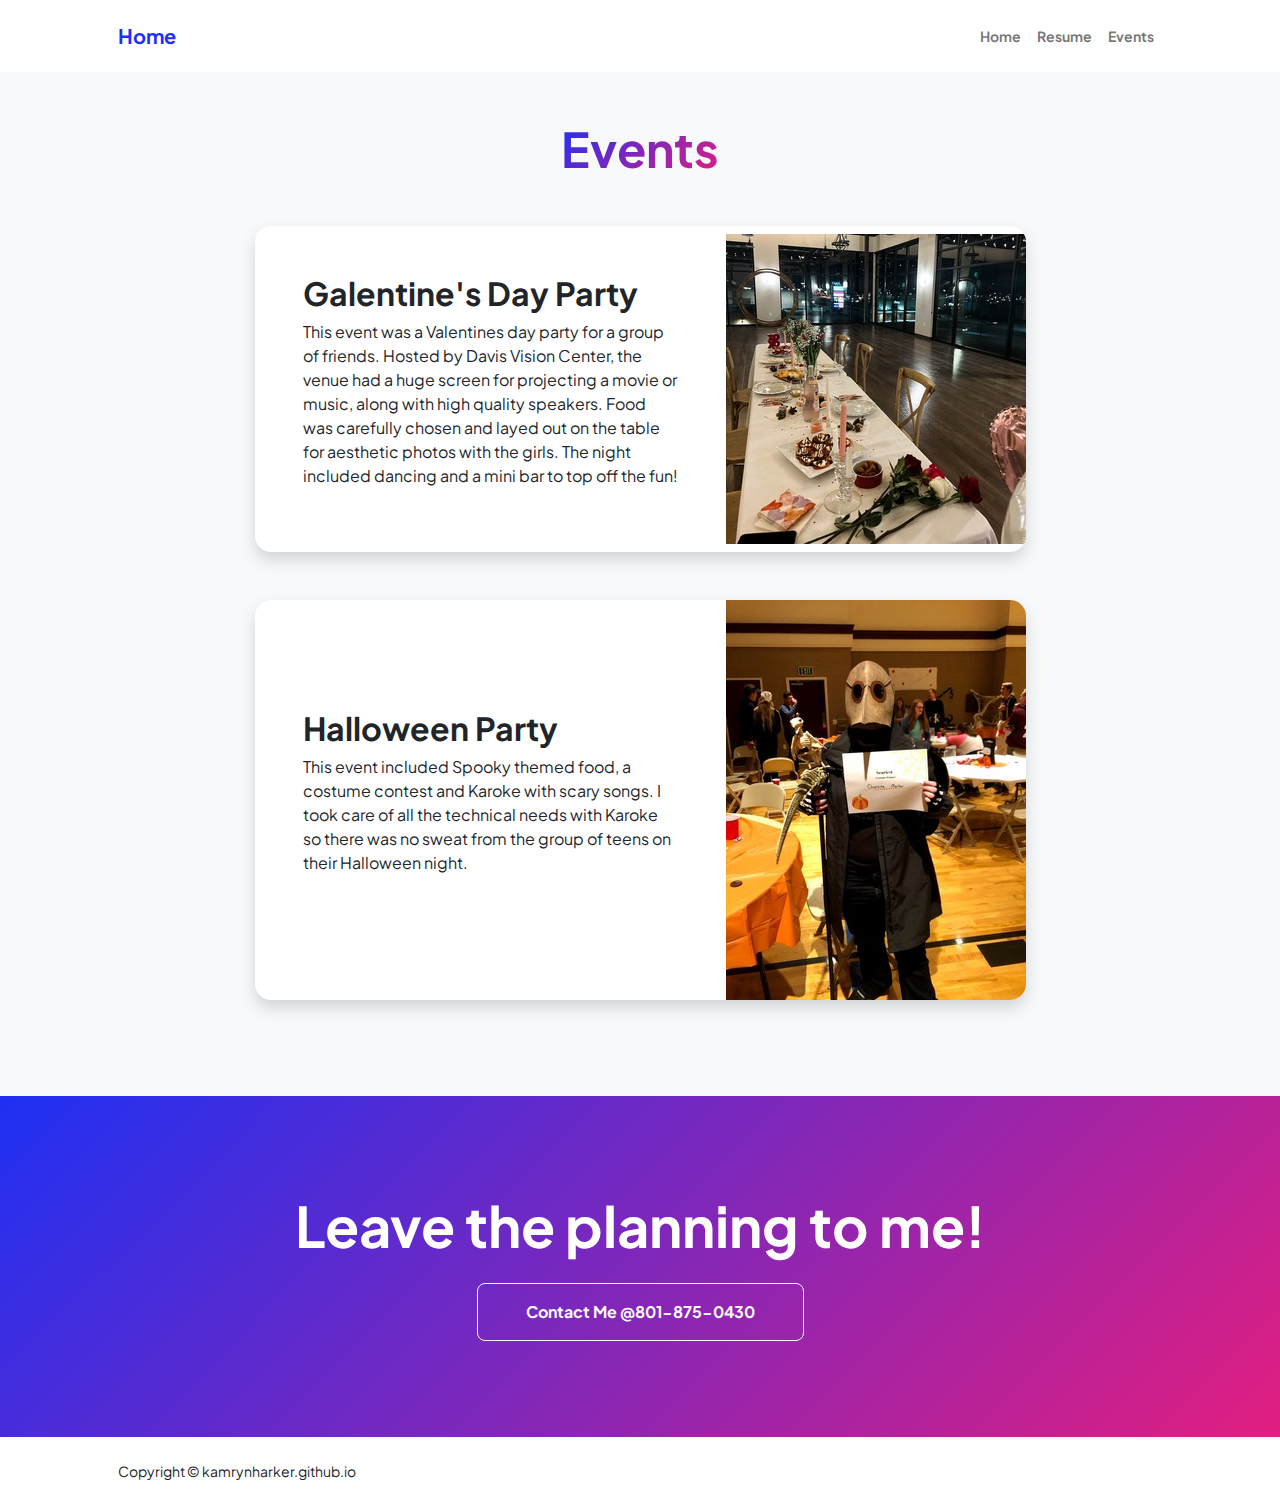
<file: projects.html>
<!DOCTYPE html>
<html lang="en">
    <head>
        <meta charset="utf-8" />
        <meta name="viewport" content="width=device-width, initial-scale=1, shrink-to-fit=no" />
        <meta name="description" content="" />
        <meta name="author" content="" />
        <title>Kamryn Harker Events</title>
        <!-- Favicon-->
        <link rel="icon" type="image/x-icon" href="assets/favicon.ico" />
        <!-- Custom Google font-->
        <link rel="preconnect" href="https://fonts.googleapis.com" />
        <link rel="preconnect" href="https://fonts.gstatic.com" crossorigin />
        <link href="https://fonts.googleapis.com/css2?family=Plus+Jakarta+Sans:wght@100;200;300;400;500;600;700;800;900&amp;display=swap" rel="stylesheet" />
        <!-- Bootstrap icons-->
        <link href="https://cdn.jsdelivr.net/npm/bootstrap-icons@1.8.1/font/bootstrap-icons.css" rel="stylesheet" />
        <!-- Core theme CSS (includes Bootstrap)-->
        <link href="css/styles.css" rel="stylesheet" />
    </head>
    <body class="d-flex flex-column h-100 bg-light">
        <main class="flex-shrink-0">
            <!-- Navigation-->
            <nav class="navbar navbar-expand-lg navbar-light bg-white py-3">
                <div class="container px-5">
                    <a class="navbar-brand" href="index.html"><span class="fw-bolder text-primary">Home</span></a>
                    <button class="navbar-toggler" type="button" data-bs-toggle="collapse" data-bs-target="#navbarSupportedContent" aria-controls="navbarSupportedContent" aria-expanded="false" aria-label="Toggle navigation"><span class="navbar-toggler-icon"></span></button>
                    <div class="collapse navbar-collapse" id="navbarSupportedContent">
                        <ul class="navbar-nav ms-auto mb-2 mb-lg-0 small fw-bolder">
                            <li class="nav-item"><a class="nav-link" href="index.html">Home</a></li>
                            <li class="nav-item"><a class="nav-link" href="resume.html">Resume</a></li>
                            <li class="nav-item"><a class="nav-link" href="projects.html">Events</a></li>
                            <!--<li class="nav-item"><a class="nav-link" href="contact.html">Contact</a></li>-->
                        </ul>
                    </div>
                </div>
            </nav>
            <!-- Projects Section-->
            <section class="py-5">
                <div class="container px-5 mb-5">
                    <div class="text-center mb-5">
                        <h1 class="display-5 fw-bolder mb-0"><span class="text-gradient d-inline">Events</span></h1>
                    </div>
                    <div class="row gx-5 justify-content-center">
                        <div class="col-lg-11 col-xl-9 col-xxl-8">
                            <!-- Project Card 1-->
                            <div class="card overflow-hidden shadow rounded-4 border-0 mb-5">
                                <div class="card-body p-0">
                                    <div class="d-flex align-items-center">
                                        <div class="p-5">
                                            <h2 class="fw-bolder">Galentine's Day Party</h2>
                                            <p>This event was a Valentines day party for a group of friends. Hosted by Davis Vision Center, the venue had a huge screen for projecting a movie or music, along with high quality speakers. Food was carefully chosen and layed out on the table for aesthetic photos with the girls. The night included dancing and a mini bar to top off the fun!</p>
                                        </div>
                                        <img class="img-fluid" src="project 1.jpeg" alt="..." />
                                    </div>
                                </div>
                            </div>
                            <!-- Project Card 2-->
                            <div class="card overflow-hidden shadow rounded-4 border-0">
                                <div class="card-body p-0">
                                    <div class="d-flex align-items-center">
                                        <div class="p-5">
                                            <h2 class="fw-bolder">Halloween Party</h2>
                                            <p>This event included Spooky themed food, a costume contest and Karoke with scary songs. I took care of all the technical needs with Karoke so there was no sweat from the group of teens on their Halloween night. </p>
                                        </div>
                                        <img class="img-fluid" src="project2 .jpeg" alt="..." />
                                    </div>
                                </div>
                            </div>
                        </div>
                    </div>
                </div>
            </section>
            <!-- Call to action section-->
            <section class="py-5 bg-gradient-primary-to-secondary text-white">
                <div class="container px-5 my-5">
                    <div class="text-center">
                        <h2 class="display-4 fw-bolder mb-4">Leave the planning to me!</h2>
                        <a class="btn btn-outline-light btn-lg px-5 py-3 fs-6 fw-bolder" >Contact Me @801-875-0430</a>
                    </div>
                </div>
            </section>
        </main>
        <!-- Footer-->
        <footer class="bg-white py-4 mt-auto">
            <div class="container px-5">
                <div class="row align-items-center justify-content-between flex-column flex-sm-row">
                    <div class="col-auto"><div class="small m-0">Copyright &copy; kamrynharker.github.io</div></div>
                    <div class="col-auto">
                        <!--<a class="small" href="#!">Privacy</a>
                        <span class="mx-1">&middot;</span>
                        <a class="small" href="#!">Terms</a>
                        <span class="mx-1">&middot;</span>
                        <a class="small" href="#!">Contact</a>-->
                    </div>
                </div>
            </div>
        </footer>
        <!-- Bootstrap core JS-->
        <script src="https://cdn.jsdelivr.net/npm/bootstrap@5.2.3/dist/js/bootstrap.bundle.min.js"></script>
        <!-- Core theme JS-->
        <script src="js/scripts.js"></script>
    </body>
</html>
</file>
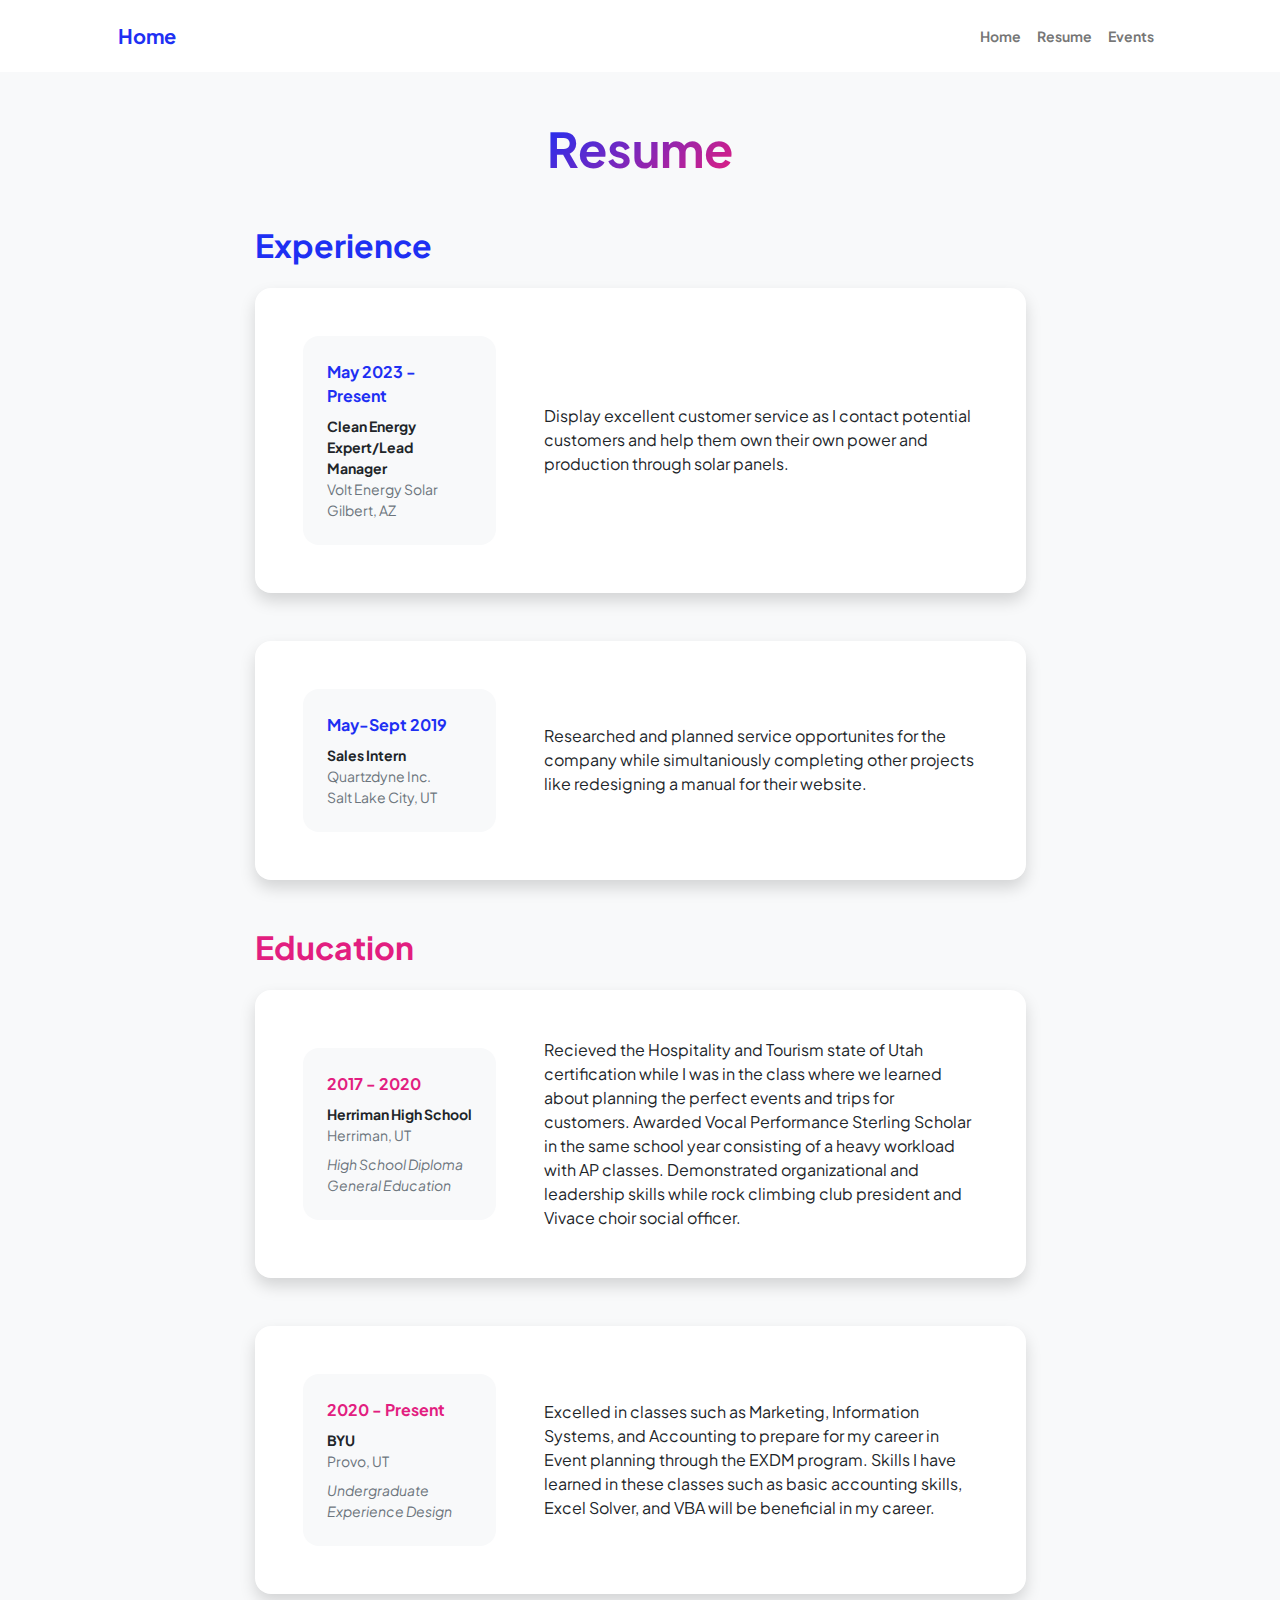
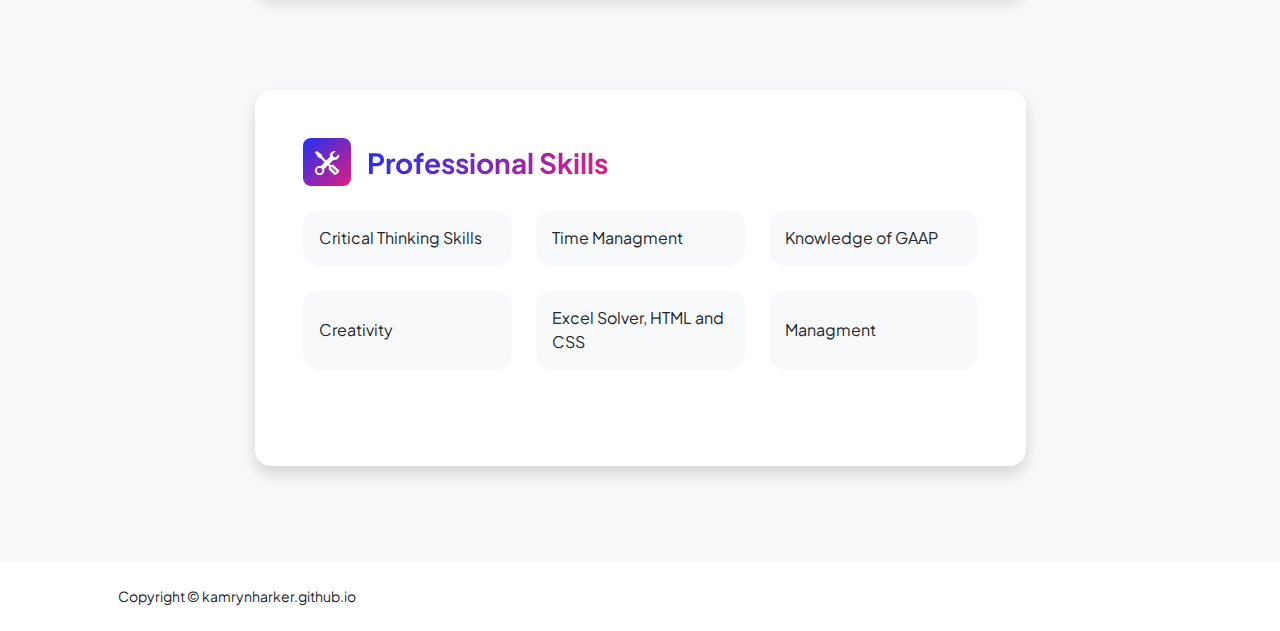
<file: resume.html>
<!DOCTYPE html>
<html lang="en">
    <head>
        <meta charset="utf-8" />
        <meta name="viewport" content="width=device-width, initial-scale=1, shrink-to-fit=no" />
        <meta name="description" content="" />
        <meta name="author" content="" />
        <title>Kamryn Harker Resume</title>
        <!-- Favicon-->
        <link rel="icon" type="image/x-icon" href="assets/favicon.ico" />
        <!-- Custom Google font-->
        <link rel="preconnect" href="https://fonts.googleapis.com" />
        <link rel="preconnect" href="https://fonts.gstatic.com" crossorigin />
        <link href="https://fonts.googleapis.com/css2?family=Plus+Jakarta+Sans:wght@100;200;300;400;500;600;700;800;900&amp;display=swap" rel="stylesheet" />
        <!-- Bootstrap icons-->
        <link href="https://cdn.jsdelivr.net/npm/bootstrap-icons@1.8.1/font/bootstrap-icons.css" rel="stylesheet" />
        <!-- Core theme CSS (includes Bootstrap)-->
        <link href="css/styles.css" rel="stylesheet" />
    </head>
    <body class="d-flex flex-column h-100 bg-light">
        <main class="flex-shrink-0">
            <!-- Navigation-->
            <nav class="navbar navbar-expand-lg navbar-light bg-white py-3">
                <div class="container px-5">
                    <a class="navbar-brand" href="index.html"><span class="fw-bolder text-primary">Home</span></a>
                    <button class="navbar-toggler" type="button" data-bs-toggle="collapse" data-bs-target="#navbarSupportedContent" aria-controls="navbarSupportedContent" aria-expanded="false" aria-label="Toggle navigation"><span class="navbar-toggler-icon"></span></button>
                    <div class="collapse navbar-collapse" id="navbarSupportedContent">
                        <ul class="navbar-nav ms-auto mb-2 mb-lg-0 small fw-bolder">
                            <li class="nav-item"><a class="nav-link" href="index.html">Home</a></li>
                            <li class="nav-item"><a class="nav-link" href="resume.html">Resume</a></li>
                            <li class="nav-item"><a class="nav-link" href="projects.html">Events</a></li>
                            <!--<li class="nav-item"><a class="nav-link" href="contact.html">Contact</a></li>-->
                        </ul>
                    </div>
                </div>
            </nav>
            <!-- Page Content-->
            <div class="container px-5 my-5">
                <div class="text-center mb-5">
                    <h1 class="display-5 fw-bolder mb-0"><span class="text-gradient d-inline">Resume</span></h1>
                </div>
                <div class="row gx-5 justify-content-center">
                    <div class="col-lg-11 col-xl-9 col-xxl-8">
                        <!-- Experience Section-->
                        <section>
                            <div class="d-flex align-items-center justify-content-between mb-4">
                                <h2 class="text-primary fw-bolder mb-0">     Experience</h2> <p>                                              </p>
                                <!-- Download resume button-->
                                <!-- Note: Set the link href target to a PDF file within your project
                                <p>                                  </p><a class="btn btn-primary px-4 py-3" href="Kam new resume.pdf" type="application/pdf">Download Resume</a>
                                    <div class="d-inline-block bi bi-download me-2"></div>
                                </a>-->
                            </div>
                            <!-- Experience Card 1-->
                            <div class="card shadow border-0 rounded-4 mb-5">
                                <div class="card-body p-5">
                                    <div class="row align-items-center gx-5">
                                        <div class="col text-center text-lg-start mb-4 mb-lg-0">
                                            <div class="bg-light p-4 rounded-4">
                                                <div class="text-primary fw-bolder mb-2">May 2023 - Present</div>
                                                <div class="small fw-bolder">Clean Energy Expert/Lead Manager</div>
                                                <div class="small text-muted">Volt Energy Solar</div>
                                                <div class="small text-muted">Gilbert, AZ</div>
                                            </div>
                                        </div>
                                        <div class="col-lg-8"><div>Display excellent customer service as I contact potential customers and help them own their own power and production through solar panels.</div></div>
                                    </div>
                                </div>
                            </div>
                            <!-- Experience Card 2-->
                            <div class="card shadow border-0 rounded-4 mb-5">
                                <div class="card-body p-5">
                                    <div class="row align-items-center gx-5">
                                        <div class="col text-center text-lg-start mb-4 mb-lg-0">
                                            <div class="bg-light p-4 rounded-4">
                                                <div class="text-primary fw-bolder mb-2">May-Sept 2019</div>
                                                <div class="small fw-bolder">Sales Intern</div>
                                                <div class="small text-muted">Quartzdyne Inc.</div>
                                                <div class="small text-muted">Salt Lake City, UT</div>
                                            </div>
                                        </div>
                                        <div class="col-lg-8"><div>Researched and planned service opportunites for the company while simultaniously completing other projects like redesigning a manual for their website. </div></div>
                                    </div>
                                </div>
                            </div>
                        </section>
                        <!-- Education Section-->
                        <section>
                            <h2 class="text-secondary fw-bolder mb-4">Education</h2>
                            <!-- Education Card 1-->
                            <div class="card shadow border-0 rounded-4 mb-5">
                                <div class="card-body p-5">
                                    <div class="row align-items-center gx-5">
                                        <div class="col text-center text-lg-start mb-4 mb-lg-0">
                                            <div class="bg-light p-4 rounded-4">
                                                <div class="text-secondary fw-bolder mb-2">2017 - 2020</div>
                                                <div class="mb-2">
                                                    <div class="small fw-bolder">Herriman High School</div>
                                                    <div class="small text-muted">Herriman, UT</div>
                                                </div>
                                                <div class="fst-italic">
                                                    <div class="small text-muted">High School Diploma</div>
                                                    <div class="small text-muted">General Education</div>
                                                </div>
                                            </div>
                                        </div>
                                        <div class="col-lg-8"><div>Recieved the Hospitality and Tourism state of Utah certification while I was in the class where we learned about planning the perfect events and trips for customers. Awarded Vocal Performance Sterling Scholar in the same school year consisting of a heavy workload with AP classes. Demonstrated organizational and leadership skills while rock climbing club president and Vivace choir social officer. </div></div>
                                    </div>
                                </div>
                            </div>
                            <!-- Education Card 2-->
                            <div class="card shadow border-0 rounded-4 mb-5">
                                <div class="card-body p-5">
                                    <div class="row align-items-center gx-5">
                                        <div class="col text-center text-lg-start mb-4 mb-lg-0">
                                            <div class="bg-light p-4 rounded-4">
                                                <div class="text-secondary fw-bolder mb-2">2020 - Present</div>
                                                <div class="mb-2">
                                                    <div class="small fw-bolder">BYU</div>
                                                    <div class="small text-muted">Provo, UT</div>
                                                </div>
                                                <div class="fst-italic">
                                                    <div class="small text-muted">Undergraduate</div>
                                                    <div class="small text-muted">Experience Design</div>
                                                </div>
                                            </div>
                                        </div>
                                        <div class="col-lg-8"><div>Excelled in classes such as Marketing, Information Systems, and Accounting to prepare for my career in Event planning through the EXDM program. Skills I have learned in these classes such as basic accounting skills, Excel Solver, and VBA will be beneficial in my career. </div></div>
                                    </div>
                                </div>
                            </div>
                        </section>
                        <!-- Divider-->
                        <div class="pb-5"></div>
                        <!-- Skills Section-->
                        <section>
                            <!-- Skillset Card-->
                            <div class="card shadow border-0 rounded-4 mb-5">
                                <div class="card-body p-5">
                                    <!-- Professional skills list-->
                                    <div class="mb-5">
                                        <div class="d-flex align-items-center mb-4">
                                            <div class="feature bg-primary bg-gradient-primary-to-secondary text-white rounded-3 me-3"><i class="bi bi-tools"></i></div>
                                            <h3 class="fw-bolder mb-0"><span class="text-gradient d-inline">Professional Skills</span></h3>
                                        </div>
                                        <div class="row row-cols-1 row-cols-md-3 mb-4">
                                            <div class="col mb-4 mb-md-0"><div class="d-flex align-items-center bg-light rounded-4 p-3 h-100">Critical Thinking Skills</div></div>
                                            <div class="col mb-4 mb-md-0"><div class="d-flex align-items-center bg-light rounded-4 p-3 h-100">Time Managment</div></div>
                                            <div class="col"><div class="d-flex align-items-center bg-light rounded-4 p-3 h-100">Knowledge of GAAP</div></div>
                                        </div>
                                        <div class="row row-cols-1 row-cols-md-3">
                                            <div class="col mb-4 mb-md-0"><div class="d-flex align-items-center bg-light rounded-4 p-3 h-100">Creativity</div></div>
                                            <div class="col mb-4 mb-md-0"><div class="d-flex align-items-center bg-light rounded-4 p-3 h-100">Excel Solver, HTML and CSS</div></div>
                                            <div class="col"><div class="d-flex align-items-center bg-light rounded-4 p-3 h-100">Managment</div></div>
                                        </div>
                                    </div>
                                    <!-- Languages list
                                    <div class="mb-0">
                                        <div class="d-flex align-items-center mb-4">
                                            <div class="feature bg-primary bg-gradient-primary-to-secondary text-white rounded-3 me-3"><i class="bi bi-code-slash"></i>languages</div>
                                            <h3 class="fw-bolder mb-0"><span class="text-gradient d-inline"></span></h3>
                                        </div>
                                        <div class="row row-cols-1 row-cols-md-3 mb-4">
                                            <div class="col mb-4 mb-md-0"><div class="d-flex align-items-center bg-light rounded-4 p-3 h-100">HTML</div></div>
                                            <div class="col mb-4 mb-md-0"><div class="d-flex align-items-center bg-light rounded-4 p-3 h-100">CSS</div></div>
                                            <div class="col"><div class="d-flex align-items-center bg-light rounded-4 p-3 h-100">JavaScript</div></div>
                                        </div>
                                        <div class="row row-cols-1 row-cols-md-3">
                                            <div class="col mb-4 mb-md-0"><div class="d-flex align-items-center bg-light rounded-4 p-3 h-100">Python</div></div>
                                            <div class="col mb-4 mb-md-0"><div class="d-flex align-items-center bg-light rounded-4 p-3 h-100">Ruby</div></div>
                                            <div class="col"><div class="d-flex align-items-center bg-light rounded-4 p-3 h-100">Node.js</div></div>
                                        </div>
                                    </div>
                                </div>-->
                            </div>
                        </section>
                    </div>
                </div>
            </div>
        </main>
        <!-- Footer-->
        <footer class="bg-white py-4 mt-auto">
            <div class="container px-5">
                <div class="row align-items-center justify-content-between flex-column flex-sm-row">
                    <div class="col-auto"><div class="small m-0">Copyright &copy; kamrynharker.github.io</div></div>
                    <div class="col-auto">
                        <!--<a class="small" href="#!">Privacy</a>
                        <span class="mx-1">&middot;</span>
                        <a class="small" href="#!">Terms</a>
                        <span class="mx-1">&middot;</span>
                        <a class="small" href="#!">Contact</a>-->
                    </div>
                </div>
            </div>
        </footer>
        <!-- Bootstrap core JS-->
        <script src="https://cdn.jsdelivr.net/npm/bootstrap@5.2.3/dist/js/bootstrap.bundle.min.js"></script>
        <!-- Core theme JS-->
        <script src="js/scripts.js"></script>
    </body>
</html>
</file>
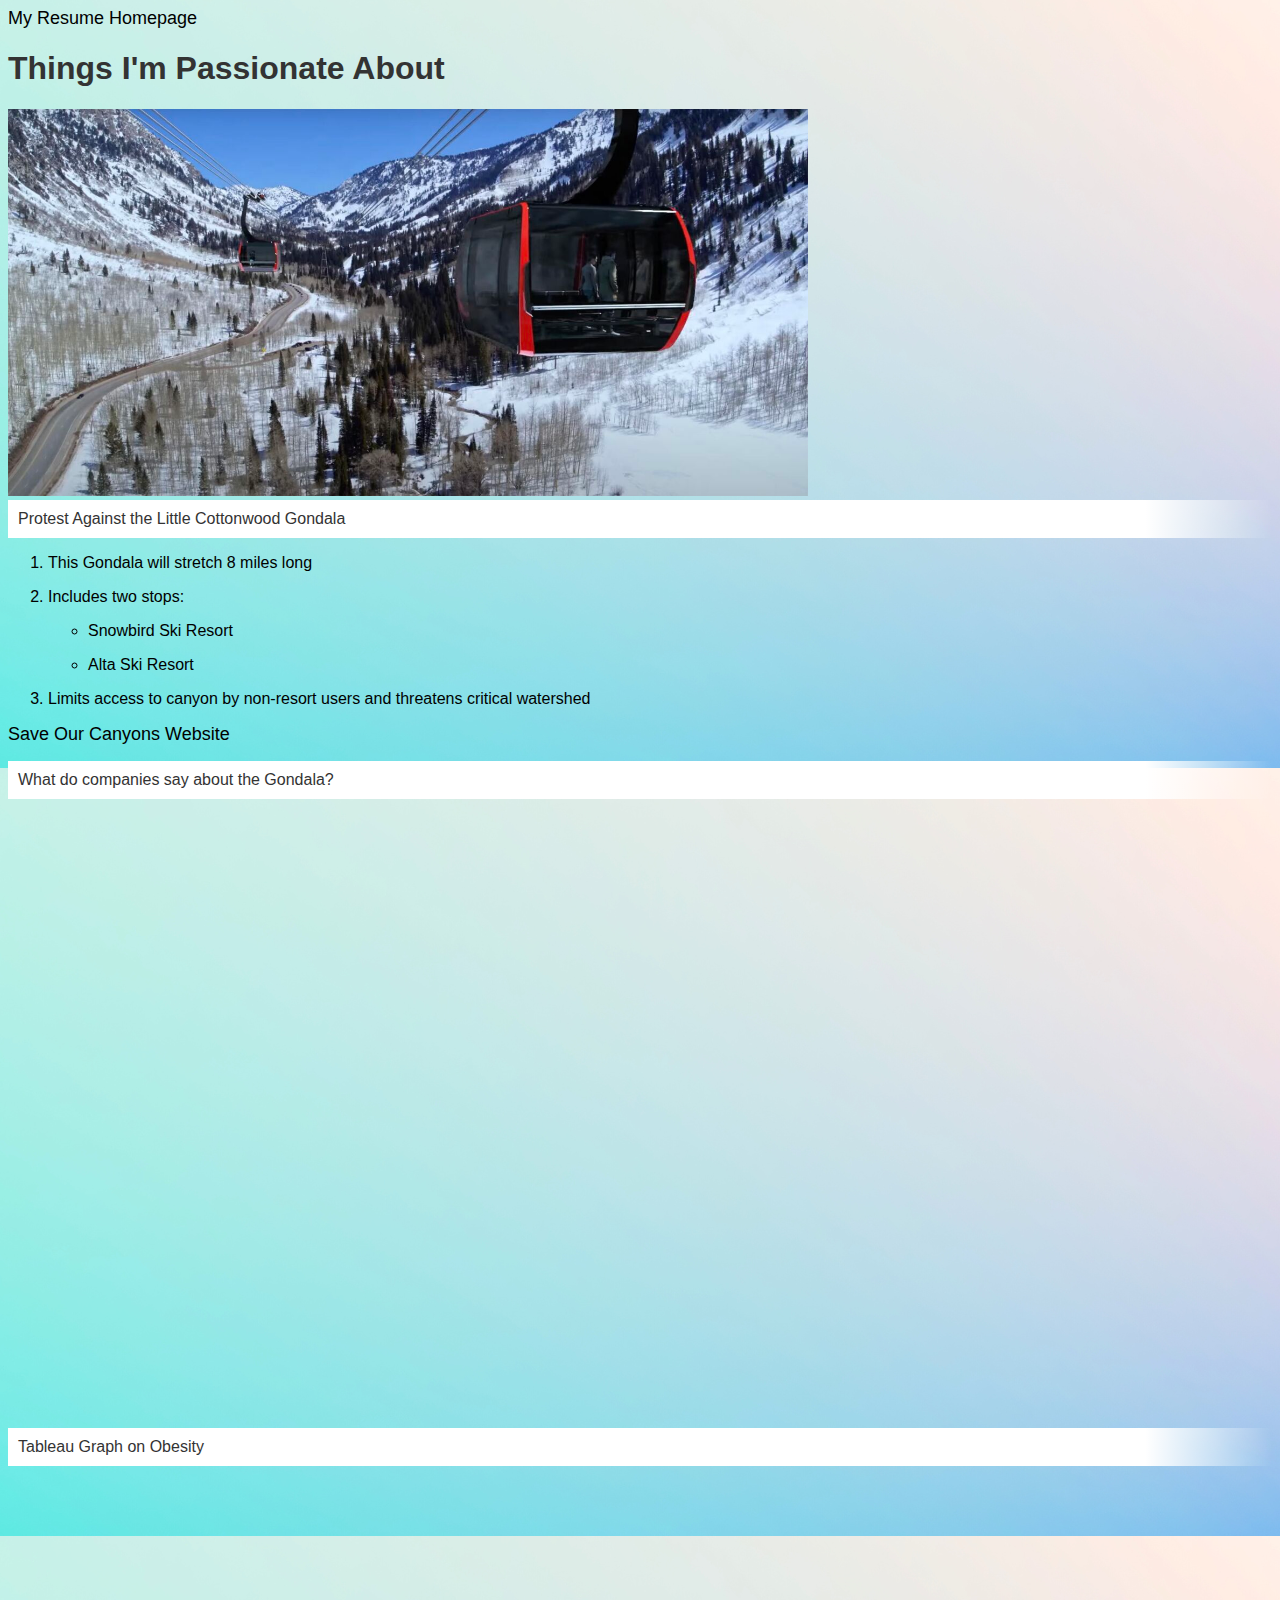
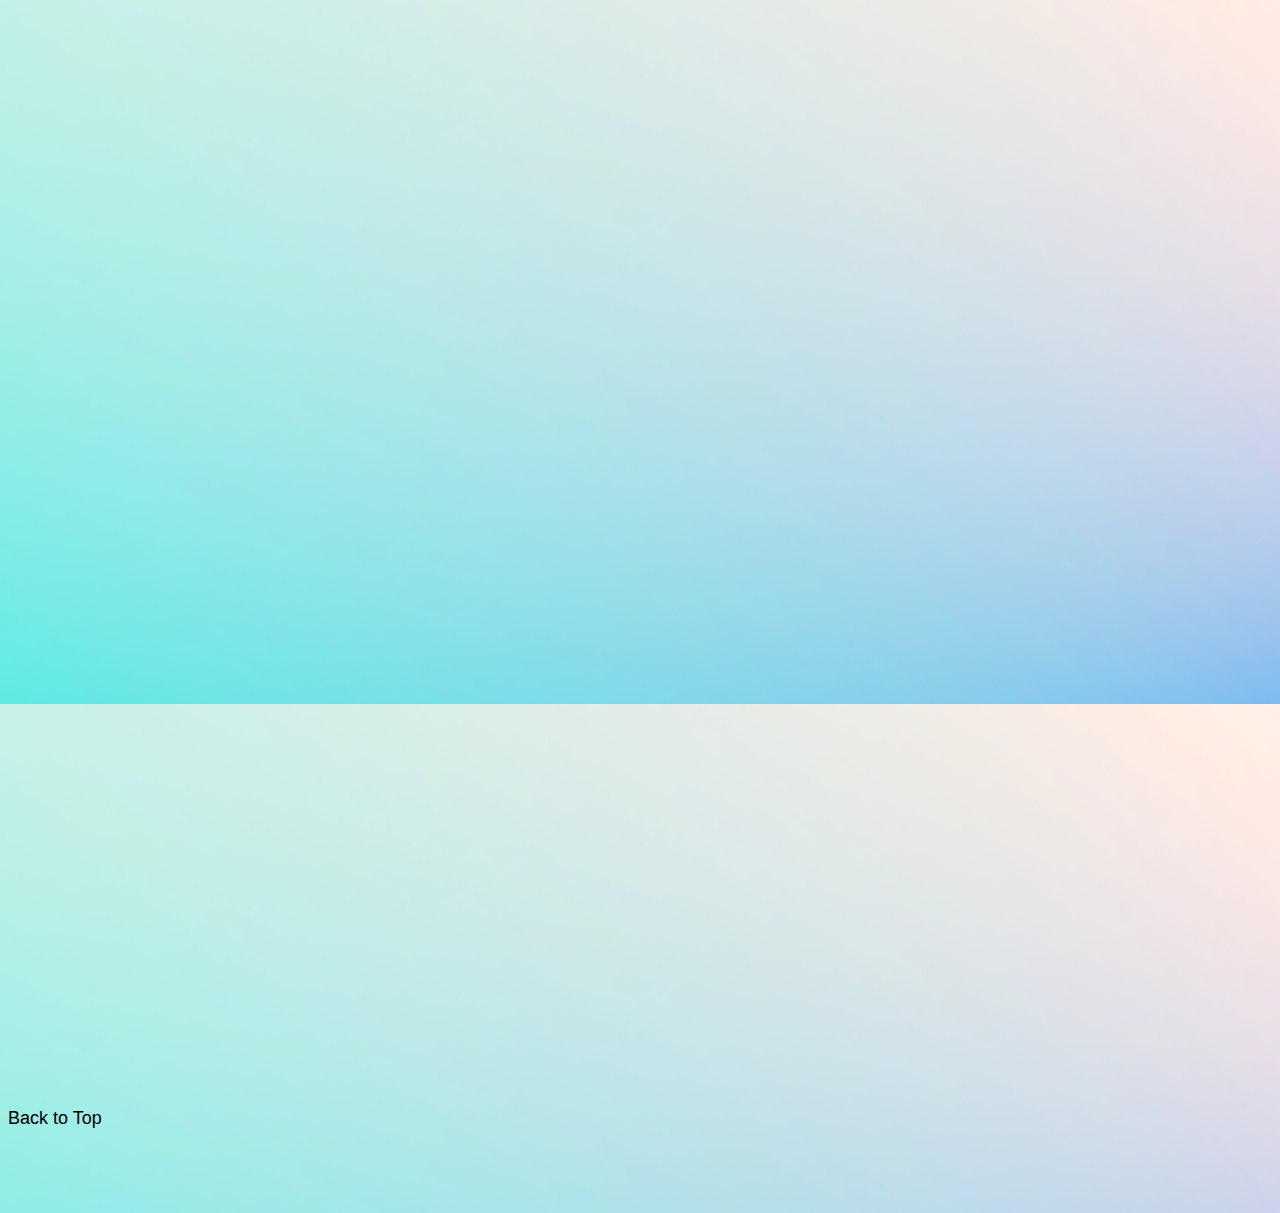
<file: style.html>
<!DOCTYPE html>
<html>
<head>
  <title>Things I'm Passionate About</title>
  <link rel="stylesheet" type="text/css" href="new.css">
</head>
<body class="homebg">
    <div class="common header"> 
        <span class="subheader">
           <a href="index.html" id="top">My Resume Homepage</a>
        </span>
    </div>
  <h1>Things I'm Passionate About</h1>

  <img src="lcg.jpeg" alt="little cottonwood">

  <div class="styled-div">Protest Against the Little Cottonwood Gondala</div>

  <ol>
    <li>This Gondala will stretch 8 miles long</li>
    <p>                                                            </p>
    <li>Includes two stops:
    <p>                                                            </p>
      <ul>
        <li>Snowbird Ski Resort</li>
        <p>                                                            </p>
        <li>Alta Ski Resort</li>
        <p>                                                            </p>
      </ul>
    </li>
    <p>                                                            </p>
    <li>Limits access to canyon by non-resort users and threatens critical watershed</li>
  </ol>

  <a href="https://saveourcanyons.org/issues/no-gondola-in-little-cottonwood-canyon#:~:text=Save%20Our%20Canyons%20strongly%20opposes,such%20as%20carpool%20incentives%20(ex.">Save Our Canyons Website</a>
<p>                                                            </p>
  <div class="styled-div">What do companies say about the Gondala?</div>
  

  <iframe width="860" height="615" src="https://www.youtube.com/embed/8MGl3S9mx6w" title="YouTube video player" frameborder="0" allow="accelerometer; autoplay; clipboard-write; encrypted-media; gyroscope; picture-in-picture; web-share" allowfullscreen></iframe>

  <div class="styled-div">Tableau Graph on Obesity</div>



  <div id="tableau-graph">
    <div class='tableauPlaceholder' id='viz1687416629570' style='position: relative'><noscript><a href='#'><img alt='Is Your County Obese?                            Select your county to see how it compares with other counties in the country                         ' src='https:&#47;&#47;public.tableau.com&#47;static&#47;images&#47;Re&#47;Regional_16874163754670&#47;Obesity&#47;1_rss.png' style='border: none' /></a></noscript><object class='tableauViz'  style='display:none;'><param name='host_url' value='https%3A%2F%2Fpublic.tableau.com%2F' /> <param name='embed_code_version' value='3' /> <param name='site_root' value='' /><param name='name' value='Regional_16874163754670&#47;Obesity' /><param name='tabs' value='no' /><param name='toolbar' value='yes' /><param name='static_image' value='https:&#47;&#47;public.tableau.com&#47;static&#47;images&#47;Re&#47;Regional_16874163754670&#47;Obesity&#47;1.png' /> <param name='animate_transition' value='yes' /><param name='display_static_image' value='yes' /><param name='display_spinner' value='yes' /><param name='display_overlay' value='yes' /><param name='display_count' value='yes' /><param name='language' value='en-US' /></object></div>                <script type='text/javascript'>                    var divElement = document.getElementById('viz1687416629570');                    var vizElement = divElement.getElementsByTagName('object')[0];                    if ( divElement.offsetWidth > 800 ) { vizElement.style.width='100%';vizElement.style.height=(divElement.offsetWidth*0.75)+'px';} else if ( divElement.offsetWidth > 500 ) { vizElement.style.width='100%';vizElement.style.height=(divElement.offsetWidth*0.75)+'px';} else { vizElement.style.width='100%';vizElement.style.height='827px';}                     var scriptElement = document.createElement('script');                    scriptElement.src = 'https://public.tableau.com/javascripts/api/viz_v1.js';                    vizElement.parentNode.insertBefore(scriptElement, vizElement);                </script>
  </div>

  <p>&nbsp;</p>
            <p>&nbsp;</p>
            <p>&nbsp;</p>
            <p>&nbsp;</p>
            <p>&nbsp;</p>
            <p>&nbsp;</p>
            <p>&nbsp;</p>
            <p>&nbsp;</p>
            <p>&nbsp;</p>
            <p>&nbsp;</p>
            <p>&nbsp;</p>
            <p>&nbsp;</p>
            <p>&nbsp;</p>
            <p>&nbsp;</p>
            <p>&nbsp;</p>
            <p>&nbsp;</p>
            <p>&nbsp;</p>
            <p>&nbsp;</p>
            <p>&nbsp;</p>
            <p>&nbsp;</p>
            <p>&nbsp;</p>
            <p>&nbsp;</p>
            <p>&nbsp;</p>
            <p>&nbsp;</p>
            <a href="#top">Back to Top</a>
            <p>&nbsp;</p>
            <p>&nbsp;</p> 

 
</body>
</html>
</file>
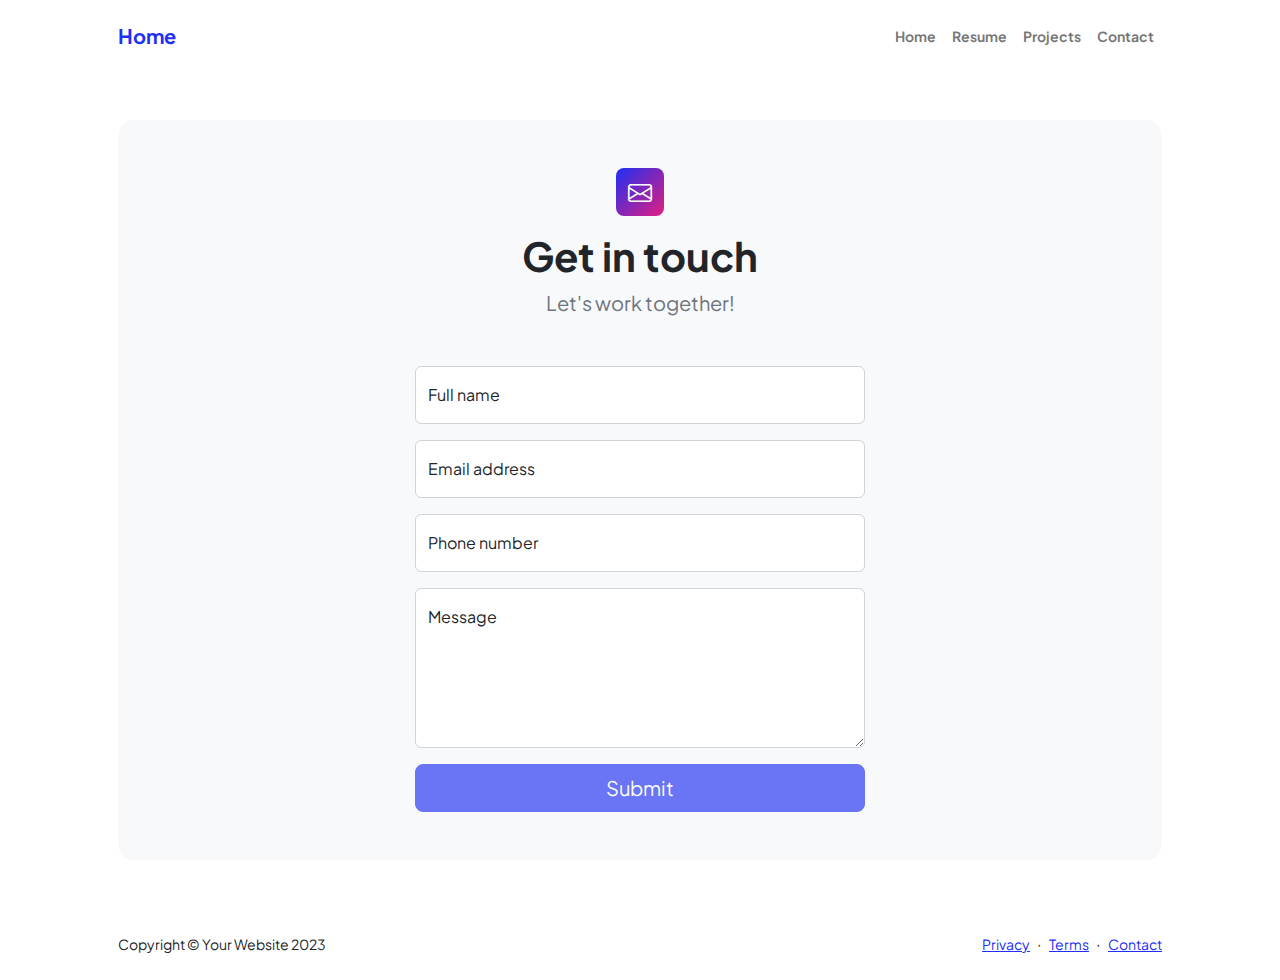
<file: Untitled/contact.html>
<!DOCTYPE html>
<html lang="en">
    <head>
        <meta charset="utf-8" />
        <meta name="viewport" content="width=device-width, initial-scale=1, shrink-to-fit=no" />
        <meta name="description" content />
        <meta name="author" content />
        <title>Contact me</title>
        <!-- Favicon-->
        <link rel="icon" type="image/x-icon" href="assets/favicon.ico" />
        <!-- Custom Google font-->
        <link rel="preconnect" href="https://fonts.googleapis.com" />
        <link rel="preconnect" href="https://fonts.gstatic.com" crossorigin />
        <link href="https://fonts.googleapis.com/css2?family=Plus+Jakarta+Sans:wght@100;200;300;400;500;600;700;800;900&amp;display=swap" rel="stylesheet" />
        <!-- Bootstrap icons-->
        <link href="https://cdn.jsdelivr.net/npm/bootstrap-icons@1.8.1/font/bootstrap-icons.css" rel="stylesheet" />
        <!-- Core theme CSS (includes Bootstrap)-->
        <link href="css/styles.css" rel="stylesheet" />
    </head>
    <body class="d-flex flex-column">
        <main class="flex-shrink-0">
            <!-- Navigation-->
            <nav class="navbar navbar-expand-lg navbar-light bg-white py-3">
                <div class="container px-5">
                    <a class="navbar-brand" href="index.html"><span class="fw-bolder text-primary">Home</span></a>
                    <button class="navbar-toggler" type="button" data-bs-toggle="collapse" data-bs-target="#navbarSupportedContent" aria-controls="navbarSupportedContent" aria-expanded="false" aria-label="Toggle navigation"><span class="navbar-toggler-icon"></span></button>
                    <div class="collapse navbar-collapse" id="navbarSupportedContent">
                        <ul class="navbar-nav ms-auto mb-2 mb-lg-0 small fw-bolder">
                            <li class="nav-item"><a class="nav-link" href="index.html">Home</a></li>
                            <li class="nav-item"><a class="nav-link" href="resume.html">Resume</a></li>
                            <li class="nav-item"><a class="nav-link" href="projects.html">Projects</a></li>
                            <li class="nav-item"><a class="nav-link" href="contact.html">Contact</a></li>
                        </ul>
                    </div>
                </div>
            </nav>
            <!-- Page content-->
            <section class="py-5">
                <div class="container px-5">
                    <!-- Contact form-->
                    <div class="bg-light rounded-4 py-5 px-4 px-md-5">
                        <div class="text-center mb-5">
                            <div class="feature bg-primary bg-gradient-primary-to-secondary text-white rounded-3 mb-3"><i class="bi bi-envelope"></i></div>
                            <h1 class="fw-bolder">Get in touch</h1>
                            <p class="lead fw-normal text-muted mb-0">Let's work together!</p>
                        </div>
                        <div class="row gx-5 justify-content-center">
                            <div class="col-lg-8 col-xl-6">
                                <!-- * * * * * * * * * * * * * * *-->
                                <!-- * * SB Forms Contact Form * *-->
                                <!-- * * * * * * * * * * * * * * *-->
                                <!-- This form is pre-integrated with SB Forms.-->
                                <!-- To make this form functional, sign up at-->
                                <!-- https://startbootstrap.com/solution/contact-forms-->
                                <!-- to get an API token!-->
                                <form id="contactForm" data-sb-form-api-token="API_TOKEN">
                                    <!-- Name input-->
                                    <div class="form-floating mb-3">
                                        <input class="form-control" id="name" type="text" placeholder="Enter your name..." data-sb-validations="required" />
                                        <label for="name">Full name</label>
                                        <div class="invalid-feedback" data-sb-feedback="name:required">A name is required.</div>
                                    </div>
                                    <!-- Email address input-->
                                    <div class="form-floating mb-3">
                                        <input class="form-control" id="email" type="email" placeholder="name@example.com" data-sb-validations="required,email" />
                                        <label for="email">Email address</label>
                                        <div class="invalid-feedback" data-sb-feedback="email:required">An email is required.</div>
                                        <div class="invalid-feedback" data-sb-feedback="email:email">Email is not valid.</div>
                                    </div>
                                    <!-- Phone number input-->
                                    <div class="form-floating mb-3">
                                        <input class="form-control" id="phone" type="tel" placeholder="(123) 456-7890" data-sb-validations="required" />
                                        <label for="phone">Phone number</label>
                                        <div class="invalid-feedback" data-sb-feedback="phone:required">A phone number is required.</div>
                                    </div>
                                    <!-- Message input-->
                                    <div class="form-floating mb-3">
                                        <textarea class="form-control" id="message" type="text" placeholder="Enter your message here..." style="height: 10rem" data-sb-validations="required"></textarea>
                                        <label for="message">Message</label>
                                        <div class="invalid-feedback" data-sb-feedback="message:required">A message is required.</div>
                                    </div>
                                    <!-- Submit success message-->
                                    <!---->
                                    <!-- This is what your users will see when the form-->
                                    <!-- has successfully submitted-->
                                    <div class="d-none" id="submitSuccessMessage">
                                        <div class="text-center mb-3">
                                            <div class="fw-bolder">Form submission successful!</div>
                                            To activate this form, sign up at
                                            <br />
                                            <a href="https://startbootstrap.com/solution/contact-forms">https://startbootstrap.com/solution/contact-forms</a>
                                        </div>
                                    </div>
                                    <!-- Submit error message-->
                                    <!---->
                                    <!-- This is what your users will see when there is-->
                                    <!-- an error submitting the form-->
                                    <div class="d-none" id="submitErrorMessage"><div class="text-center text-danger mb-3">Error sending message!</div></div>
                                    <!-- Submit Button-->
                                    <div class="d-grid"><button class="btn btn-primary btn-lg disabled" id="submitButton" type="submit">Submit</button></div>
                                </form>
                            </div>
                        </div>
                    </div>
                </div>
            </section>
        </main>
        <!-- Footer-->
        <footer class="bg-white py-4 mt-auto">
            <div class="container px-5">
                <div class="row align-items-center justify-content-between flex-column flex-sm-row">
                    <div class="col-auto"><div class="small m-0">Copyright &copy; Your Website 2023</div></div>
                    <div class="col-auto">
                        <a class="small" href="#!">Privacy</a>
                        <span class="mx-1">&middot;</span>
                        <a class="small" href="#!">Terms</a>
                        <span class="mx-1">&middot;</span>
                        <a class="small" href="#!">Contact</a>
                    </div>
                </div>
            </div>
        </footer>
        <!-- Bootstrap core JS-->
        <script src="https://cdn.jsdelivr.net/npm/bootstrap@5.2.3/dist/js/bootstrap.bundle.min.js"></script>
        <!-- Core theme JS-->
        <script src="js/scripts.js"></script>
        <!-- * * * * * * * * * * * * * * * * * * * * * * * * * * * * * * * * * * * * * * * *-->
        <!-- * *                               SB Forms JS                               * *-->
        <!-- * * Activate your form at https://startbootstrap.com/solution/contact-forms * *-->
        <!-- * * * * * * * * * * * * * * * * * * * * * * * * * * * * * * * * * * * * * * * *-->
        <script src="https://cdn.startbootstrap.com/sb-forms-latest.js"></script>
    </body>
</html>
</file>
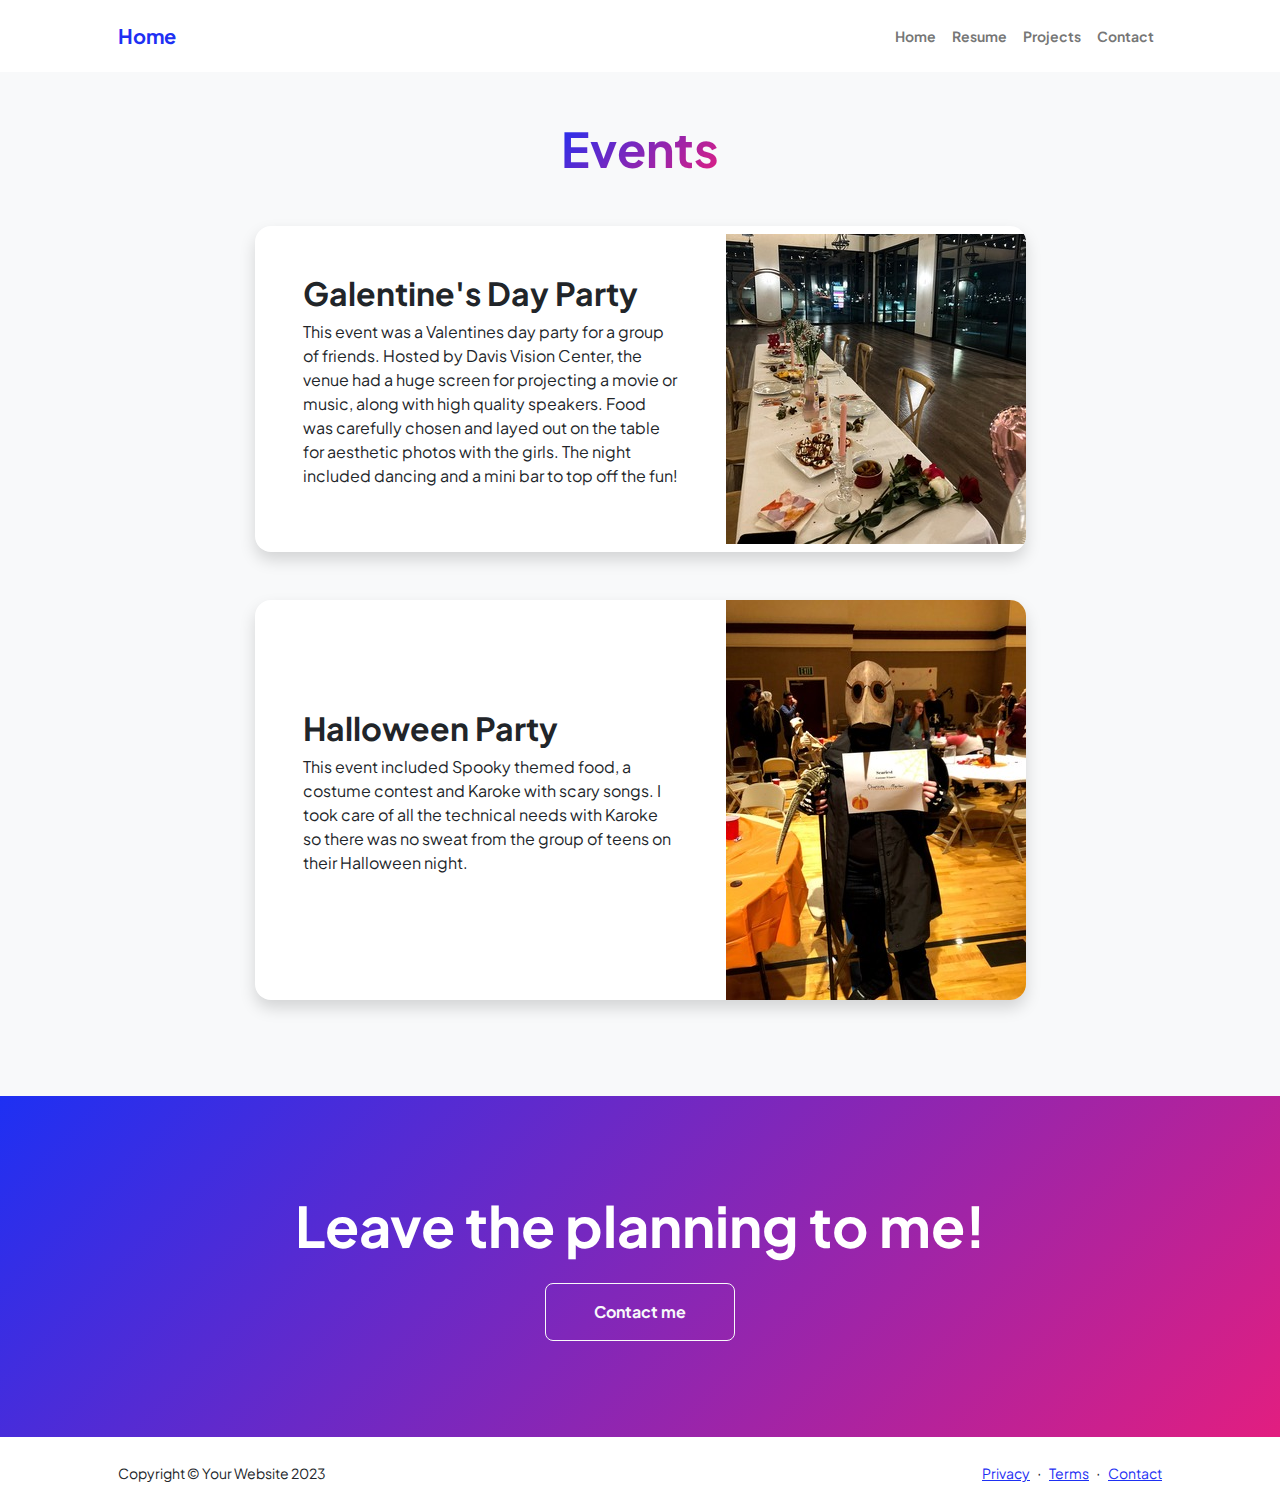
<file: Untitled/projects.html>
<!DOCTYPE html>
<html lang="en">
    <head>
        <meta charset="utf-8" />
        <meta name="viewport" content="width=device-width, initial-scale=1, shrink-to-fit=no" />
        <meta name="description" content="" />
        <meta name="author" content="" />
        <title>Kamryn Harker Events</title>
        <!-- Favicon-->
        <link rel="icon" type="image/x-icon" href="assets/favicon.ico" />
        <!-- Custom Google font-->
        <link rel="preconnect" href="https://fonts.googleapis.com" />
        <link rel="preconnect" href="https://fonts.gstatic.com" crossorigin />
        <link href="https://fonts.googleapis.com/css2?family=Plus+Jakarta+Sans:wght@100;200;300;400;500;600;700;800;900&amp;display=swap" rel="stylesheet" />
        <!-- Bootstrap icons-->
        <link href="https://cdn.jsdelivr.net/npm/bootstrap-icons@1.8.1/font/bootstrap-icons.css" rel="stylesheet" />
        <!-- Core theme CSS (includes Bootstrap)-->
        <link href="css/styles.css" rel="stylesheet" />
    </head>
    <body class="d-flex flex-column h-100 bg-light">
        <main class="flex-shrink-0">
            <!-- Navigation-->
            <nav class="navbar navbar-expand-lg navbar-light bg-white py-3">
                <div class="container px-5">
                    <a class="navbar-brand" href="index.html"><span class="fw-bolder text-primary">Home</span></a>
                    <button class="navbar-toggler" type="button" data-bs-toggle="collapse" data-bs-target="#navbarSupportedContent" aria-controls="navbarSupportedContent" aria-expanded="false" aria-label="Toggle navigation"><span class="navbar-toggler-icon"></span></button>
                    <div class="collapse navbar-collapse" id="navbarSupportedContent">
                        <ul class="navbar-nav ms-auto mb-2 mb-lg-0 small fw-bolder">
                            <li class="nav-item"><a class="nav-link" href="index.html">Home</a></li>
                            <li class="nav-item"><a class="nav-link" href="resume.html">Resume</a></li>
                            <li class="nav-item"><a class="nav-link" href="projects.html">Projects</a></li>
                            <li class="nav-item"><a class="nav-link" href="contact.html">Contact</a></li>
                        </ul>
                    </div>
                </div>
            </nav>
            <!-- Projects Section-->
            <section class="py-5">
                <div class="container px-5 mb-5">
                    <div class="text-center mb-5">
                        <h1 class="display-5 fw-bolder mb-0"><span class="text-gradient d-inline">Events</span></h1>
                    </div>
                    <div class="row gx-5 justify-content-center">
                        <div class="col-lg-11 col-xl-9 col-xxl-8">
                            <!-- Project Card 1-->
                            <div class="card overflow-hidden shadow rounded-4 border-0 mb-5">
                                <div class="card-body p-0">
                                    <div class="d-flex align-items-center">
                                        <div class="p-5">
                                            <h2 class="fw-bolder">Galentine's Day Party</h2>
                                            <p>This event was a Valentines day party for a group of friends. Hosted by Davis Vision Center, the venue had a huge screen for projecting a movie or music, along with high quality speakers. Food was carefully chosen and layed out on the table for aesthetic photos with the girls. The night included dancing and a mini bar to top off the fun!</p>
                                        </div>
                                        <img class="img-fluid" src="project 1.jpeg" alt="..." />
                                    </div>
                                </div>
                            </div>
                            <!-- Project Card 2-->
                            <div class="card overflow-hidden shadow rounded-4 border-0">
                                <div class="card-body p-0">
                                    <div class="d-flex align-items-center">
                                        <div class="p-5">
                                            <h2 class="fw-bolder">Halloween Party</h2>
                                            <p>This event included Spooky themed food, a costume contest and Karoke with scary songs. I took care of all the technical needs with Karoke so there was no sweat from the group of teens on their Halloween night. </p>
                                        </div>
                                        <img class="img-fluid" src="project2 .jpeg" alt="..." />
                                    </div>
                                </div>
                            </div>
                        </div>
                    </div>
                </div>
            </section>
            <!-- Call to action section-->
            <section class="py-5 bg-gradient-primary-to-secondary text-white">
                <div class="container px-5 my-5">
                    <div class="text-center">
                        <h2 class="display-4 fw-bolder mb-4">Leave the planning to me!</h2>
                        <a class="btn btn-outline-light btn-lg px-5 py-3 fs-6 fw-bolder" href="contact.html">Contact me</a>
                    </div>
                </div>
            </section>
        </main>
        <!-- Footer-->
        <footer class="bg-white py-4 mt-auto">
            <div class="container px-5">
                <div class="row align-items-center justify-content-between flex-column flex-sm-row">
                    <div class="col-auto"><div class="small m-0">Copyright &copy; Your Website 2023</div></div>
                    <div class="col-auto">
                        <a class="small" href="#!">Privacy</a>
                        <span class="mx-1">&middot;</span>
                        <a class="small" href="#!">Terms</a>
                        <span class="mx-1">&middot;</span>
                        <a class="small" href="#!">Contact</a>
                    </div>
                </div>
            </div>
        </footer>
        <!-- Bootstrap core JS-->
        <script src="https://cdn.jsdelivr.net/npm/bootstrap@5.2.3/dist/js/bootstrap.bundle.min.js"></script>
        <!-- Core theme JS-->
        <script src="js/scripts.js"></script>
    </body>
</html>
</file>
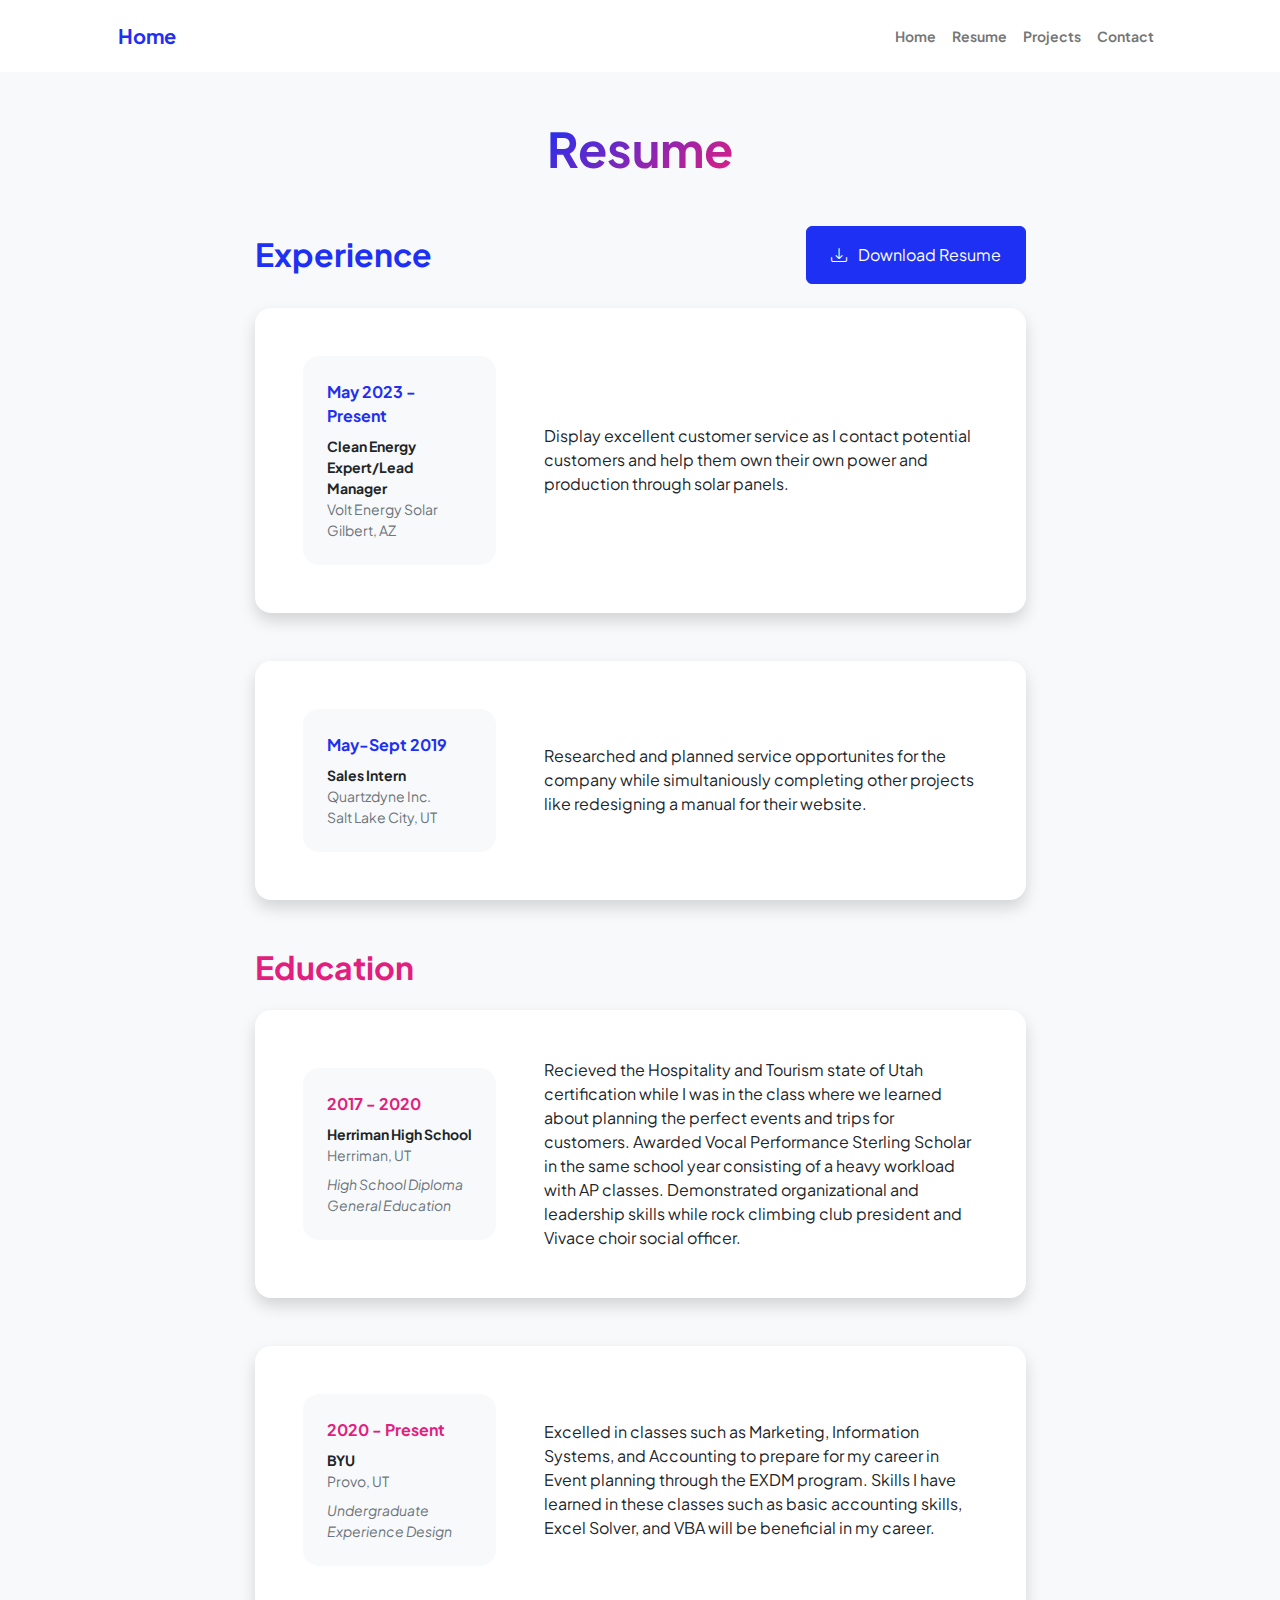
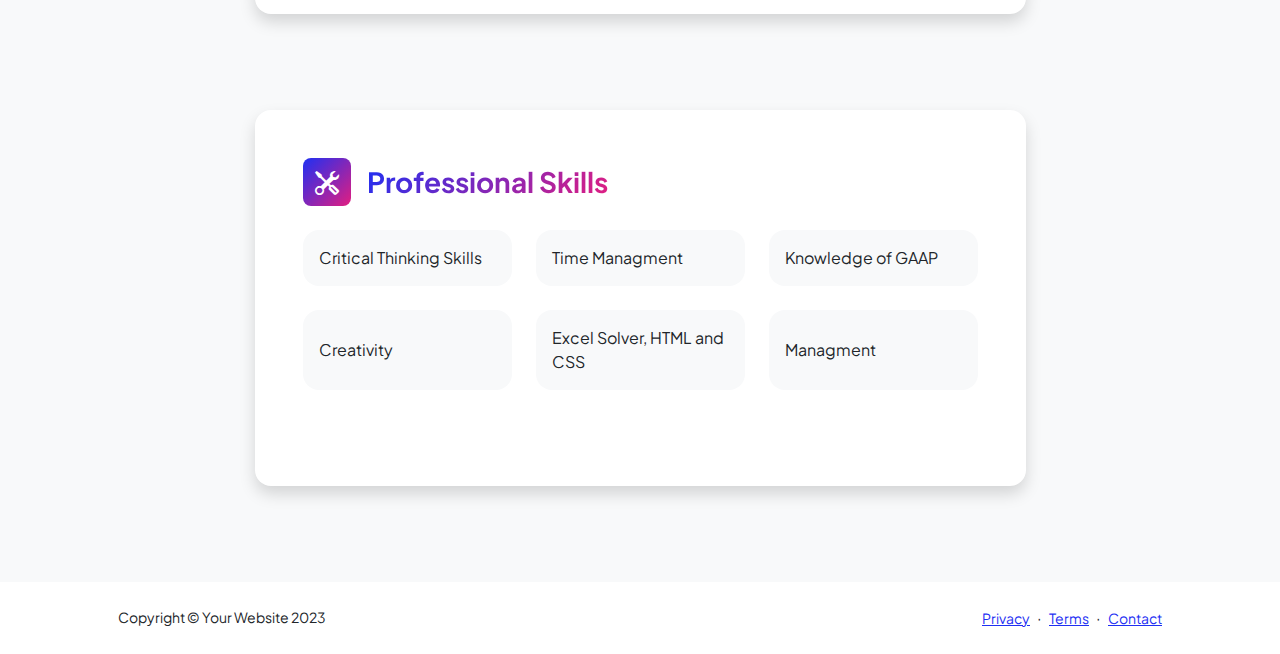
<file: Untitled/resume.html>
<!DOCTYPE html>
<html lang="en">
    <head>
        <meta charset="utf-8" />
        <meta name="viewport" content="width=device-width, initial-scale=1, shrink-to-fit=no" />
        <meta name="description" content="" />
        <meta name="author" content="" />
        <title>Kamryn Harker Resume</title>
        <!-- Favicon-->
        <link rel="icon" type="image/x-icon" href="assets/favicon.ico" />
        <!-- Custom Google font-->
        <link rel="preconnect" href="https://fonts.googleapis.com" />
        <link rel="preconnect" href="https://fonts.gstatic.com" crossorigin />
        <link href="https://fonts.googleapis.com/css2?family=Plus+Jakarta+Sans:wght@100;200;300;400;500;600;700;800;900&amp;display=swap" rel="stylesheet" />
        <!-- Bootstrap icons-->
        <link href="https://cdn.jsdelivr.net/npm/bootstrap-icons@1.8.1/font/bootstrap-icons.css" rel="stylesheet" />
        <!-- Core theme CSS (includes Bootstrap)-->
        <link href="css/styles.css" rel="stylesheet" />
    </head>
    <body class="d-flex flex-column h-100 bg-light">
        <main class="flex-shrink-0">
            <!-- Navigation-->
            <nav class="navbar navbar-expand-lg navbar-light bg-white py-3">
                <div class="container px-5">
                    <a class="navbar-brand" href="index.html"><span class="fw-bolder text-primary">Home</span></a>
                    <button class="navbar-toggler" type="button" data-bs-toggle="collapse" data-bs-target="#navbarSupportedContent" aria-controls="navbarSupportedContent" aria-expanded="false" aria-label="Toggle navigation"><span class="navbar-toggler-icon"></span></button>
                    <div class="collapse navbar-collapse" id="navbarSupportedContent">
                        <ul class="navbar-nav ms-auto mb-2 mb-lg-0 small fw-bolder">
                            <li class="nav-item"><a class="nav-link" href="index.html">Home</a></li>
                            <li class="nav-item"><a class="nav-link" href="resume.html">Resume</a></li>
                            <li class="nav-item"><a class="nav-link" href="projects.html">Projects</a></li>
                            <li class="nav-item"><a class="nav-link" href="contact.html">Contact</a></li>
                        </ul>
                    </div>
                </div>
            </nav>
            <!-- Page Content-->
            <div class="container px-5 my-5">
                <div class="text-center mb-5">
                    <h1 class="display-5 fw-bolder mb-0"><span class="text-gradient d-inline">Resume</span></h1>
                </div>
                <div class="row gx-5 justify-content-center">
                    <div class="col-lg-11 col-xl-9 col-xxl-8">
                        <!-- Experience Section-->
                        <section>
                            <div class="d-flex align-items-center justify-content-between mb-4">
                                <h2 class="text-primary fw-bolder mb-0">Experience</h2>
                                <!-- Download resume button-->
                                <!-- Note: Set the link href target to a PDF file within your project-->
                                <a class="btn btn-primary px-4 py-3" href="#!">
                                    <div class="d-inline-block bi bi-download me-2"></div>
                                    Download Resume
                                </a>
                            </div>
                            <!-- Experience Card 1-->
                            <div class="card shadow border-0 rounded-4 mb-5">
                                <div class="card-body p-5">
                                    <div class="row align-items-center gx-5">
                                        <div class="col text-center text-lg-start mb-4 mb-lg-0">
                                            <div class="bg-light p-4 rounded-4">
                                                <div class="text-primary fw-bolder mb-2">May 2023 - Present</div>
                                                <div class="small fw-bolder">Clean Energy Expert/Lead Manager</div>
                                                <div class="small text-muted">Volt Energy Solar</div>
                                                <div class="small text-muted">Gilbert, AZ</div>
                                            </div>
                                        </div>
                                        <div class="col-lg-8"><div>Display excellent customer service as I contact potential customers and help them own their own power and production through solar panels.</div></div>
                                    </div>
                                </div>
                            </div>
                            <!-- Experience Card 2-->
                            <div class="card shadow border-0 rounded-4 mb-5">
                                <div class="card-body p-5">
                                    <div class="row align-items-center gx-5">
                                        <div class="col text-center text-lg-start mb-4 mb-lg-0">
                                            <div class="bg-light p-4 rounded-4">
                                                <div class="text-primary fw-bolder mb-2">May-Sept 2019</div>
                                                <div class="small fw-bolder">Sales Intern</div>
                                                <div class="small text-muted">Quartzdyne Inc.</div>
                                                <div class="small text-muted">Salt Lake City, UT</div>
                                            </div>
                                        </div>
                                        <div class="col-lg-8"><div>Researched and planned service opportunites for the company while simultaniously completing other projects like redesigning a manual for their website. </div></div>
                                    </div>
                                </div>
                            </div>
                        </section>
                        <!-- Education Section-->
                        <section>
                            <h2 class="text-secondary fw-bolder mb-4">Education</h2>
                            <!-- Education Card 1-->
                            <div class="card shadow border-0 rounded-4 mb-5">
                                <div class="card-body p-5">
                                    <div class="row align-items-center gx-5">
                                        <div class="col text-center text-lg-start mb-4 mb-lg-0">
                                            <div class="bg-light p-4 rounded-4">
                                                <div class="text-secondary fw-bolder mb-2">2017 - 2020</div>
                                                <div class="mb-2">
                                                    <div class="small fw-bolder">Herriman High School</div>
                                                    <div class="small text-muted">Herriman, UT</div>
                                                </div>
                                                <div class="fst-italic">
                                                    <div class="small text-muted">High School Diploma</div>
                                                    <div class="small text-muted">General Education</div>
                                                </div>
                                            </div>
                                        </div>
                                        <div class="col-lg-8"><div>Recieved the Hospitality and Tourism state of Utah certification while I was in the class where we learned about planning the perfect events and trips for customers. Awarded Vocal Performance Sterling Scholar in the same school year consisting of a heavy workload with AP classes. Demonstrated organizational and leadership skills while rock climbing club president and Vivace choir social officer. </div></div>
                                    </div>
                                </div>
                            </div>
                            <!-- Education Card 2-->
                            <div class="card shadow border-0 rounded-4 mb-5">
                                <div class="card-body p-5">
                                    <div class="row align-items-center gx-5">
                                        <div class="col text-center text-lg-start mb-4 mb-lg-0">
                                            <div class="bg-light p-4 rounded-4">
                                                <div class="text-secondary fw-bolder mb-2">2020 - Present</div>
                                                <div class="mb-2">
                                                    <div class="small fw-bolder">BYU</div>
                                                    <div class="small text-muted">Provo, UT</div>
                                                </div>
                                                <div class="fst-italic">
                                                    <div class="small text-muted">Undergraduate</div>
                                                    <div class="small text-muted">Experience Design</div>
                                                </div>
                                            </div>
                                        </div>
                                        <div class="col-lg-8"><div>Excelled in classes such as Marketing, Information Systems, and Accounting to prepare for my career in Event planning through the EXDM program. Skills I have learned in these classes such as basic accounting skills, Excel Solver, and VBA will be beneficial in my career. </div></div>
                                    </div>
                                </div>
                            </div>
                        </section>
                        <!-- Divider-->
                        <div class="pb-5"></div>
                        <!-- Skills Section-->
                        <section>
                            <!-- Skillset Card-->
                            <div class="card shadow border-0 rounded-4 mb-5">
                                <div class="card-body p-5">
                                    <!-- Professional skills list-->
                                    <div class="mb-5">
                                        <div class="d-flex align-items-center mb-4">
                                            <div class="feature bg-primary bg-gradient-primary-to-secondary text-white rounded-3 me-3"><i class="bi bi-tools"></i></div>
                                            <h3 class="fw-bolder mb-0"><span class="text-gradient d-inline">Professional Skills</span></h3>
                                        </div>
                                        <div class="row row-cols-1 row-cols-md-3 mb-4">
                                            <div class="col mb-4 mb-md-0"><div class="d-flex align-items-center bg-light rounded-4 p-3 h-100">Critical Thinking Skills</div></div>
                                            <div class="col mb-4 mb-md-0"><div class="d-flex align-items-center bg-light rounded-4 p-3 h-100">Time Managment</div></div>
                                            <div class="col"><div class="d-flex align-items-center bg-light rounded-4 p-3 h-100">Knowledge of GAAP</div></div>
                                        </div>
                                        <div class="row row-cols-1 row-cols-md-3">
                                            <div class="col mb-4 mb-md-0"><div class="d-flex align-items-center bg-light rounded-4 p-3 h-100">Creativity</div></div>
                                            <div class="col mb-4 mb-md-0"><div class="d-flex align-items-center bg-light rounded-4 p-3 h-100">Excel Solver, HTML and CSS</div></div>
                                            <div class="col"><div class="d-flex align-items-center bg-light rounded-4 p-3 h-100">Managment</div></div>
                                        </div>
                                    </div>
                                    <!-- Languages list
                                    <div class="mb-0">
                                        <div class="d-flex align-items-center mb-4">
                                            <div class="feature bg-primary bg-gradient-primary-to-secondary text-white rounded-3 me-3"><i class="bi bi-code-slash"></i>languages</div>
                                            <h3 class="fw-bolder mb-0"><span class="text-gradient d-inline"></span></h3>
                                        </div>
                                        <div class="row row-cols-1 row-cols-md-3 mb-4">
                                            <div class="col mb-4 mb-md-0"><div class="d-flex align-items-center bg-light rounded-4 p-3 h-100">HTML</div></div>
                                            <div class="col mb-4 mb-md-0"><div class="d-flex align-items-center bg-light rounded-4 p-3 h-100">CSS</div></div>
                                            <div class="col"><div class="d-flex align-items-center bg-light rounded-4 p-3 h-100">JavaScript</div></div>
                                        </div>
                                        <div class="row row-cols-1 row-cols-md-3">
                                            <div class="col mb-4 mb-md-0"><div class="d-flex align-items-center bg-light rounded-4 p-3 h-100">Python</div></div>
                                            <div class="col mb-4 mb-md-0"><div class="d-flex align-items-center bg-light rounded-4 p-3 h-100">Ruby</div></div>
                                            <div class="col"><div class="d-flex align-items-center bg-light rounded-4 p-3 h-100">Node.js</div></div>
                                        </div>
                                    </div>
                                </div>-->
                            </div>
                        </section>
                    </div>
                </div>
            </div>
        </main>
        <!-- Footer-->
        <footer class="bg-white py-4 mt-auto">
            <div class="container px-5">
                <div class="row align-items-center justify-content-between flex-column flex-sm-row">
                    <div class="col-auto"><div class="small m-0">Copyright &copy; Your Website 2023</div></div>
                    <div class="col-auto">
                        <a class="small" href="#!">Privacy</a>
                        <span class="mx-1">&middot;</span>
                        <a class="small" href="#!">Terms</a>
                        <span class="mx-1">&middot;</span>
                        <a class="small" href="#!">Contact</a>
                    </div>
                </div>
            </div>
        </footer>
        <!-- Bootstrap core JS-->
        <script src="https://cdn.jsdelivr.net/npm/bootstrap@5.2.3/dist/js/bootstrap.bundle.min.js"></script>
        <!-- Core theme JS-->
        <script src="js/scripts.js"></script>
    </body>
</html>
</file>
<file: new.css>
/* Styles for the body */
body {
    font-family: Arial, sans-serif;
    color: #333333;
  }
  
  /* Styles for the ordered and unordered lists */
  ol {
    color: #000000;
  }
  
  ul {
    color: #000000;
  }

  .homebg {
    background-image: url("Untitled\ design.png");
    background-position: top right;
}
  a {
    color: #000000;
    text-decoration: none;
    font-size: large;
  }
  a:hover {
    text-decoration: underline;
    font-size: larger;
  }

  /* Styles for the images */
  img {
    width: 800px;
    height: auto;
  }
  
  /* Styles for the styled divs */
  .styled-div {
    background: linear-gradient(to right, #ffffff 90%, transparent 100%);
    padding: 10px;
    margin-bottom: 10px;
  }
  
  /* Styles for the navigation */
  nav ul {
    list-style-type: none;
    margin: 0;
    padding: 0;
  }
  
  nav li {
    display: inline;
    margin-right: 10px;
  }
  
  nav a {
    text-decoration: none;
    color: #000000;
  }
  
  /* Styles for the Tableau graph */
  #tableau-graph {
    width: 100%;
    height: 400px;
  }
</file>
